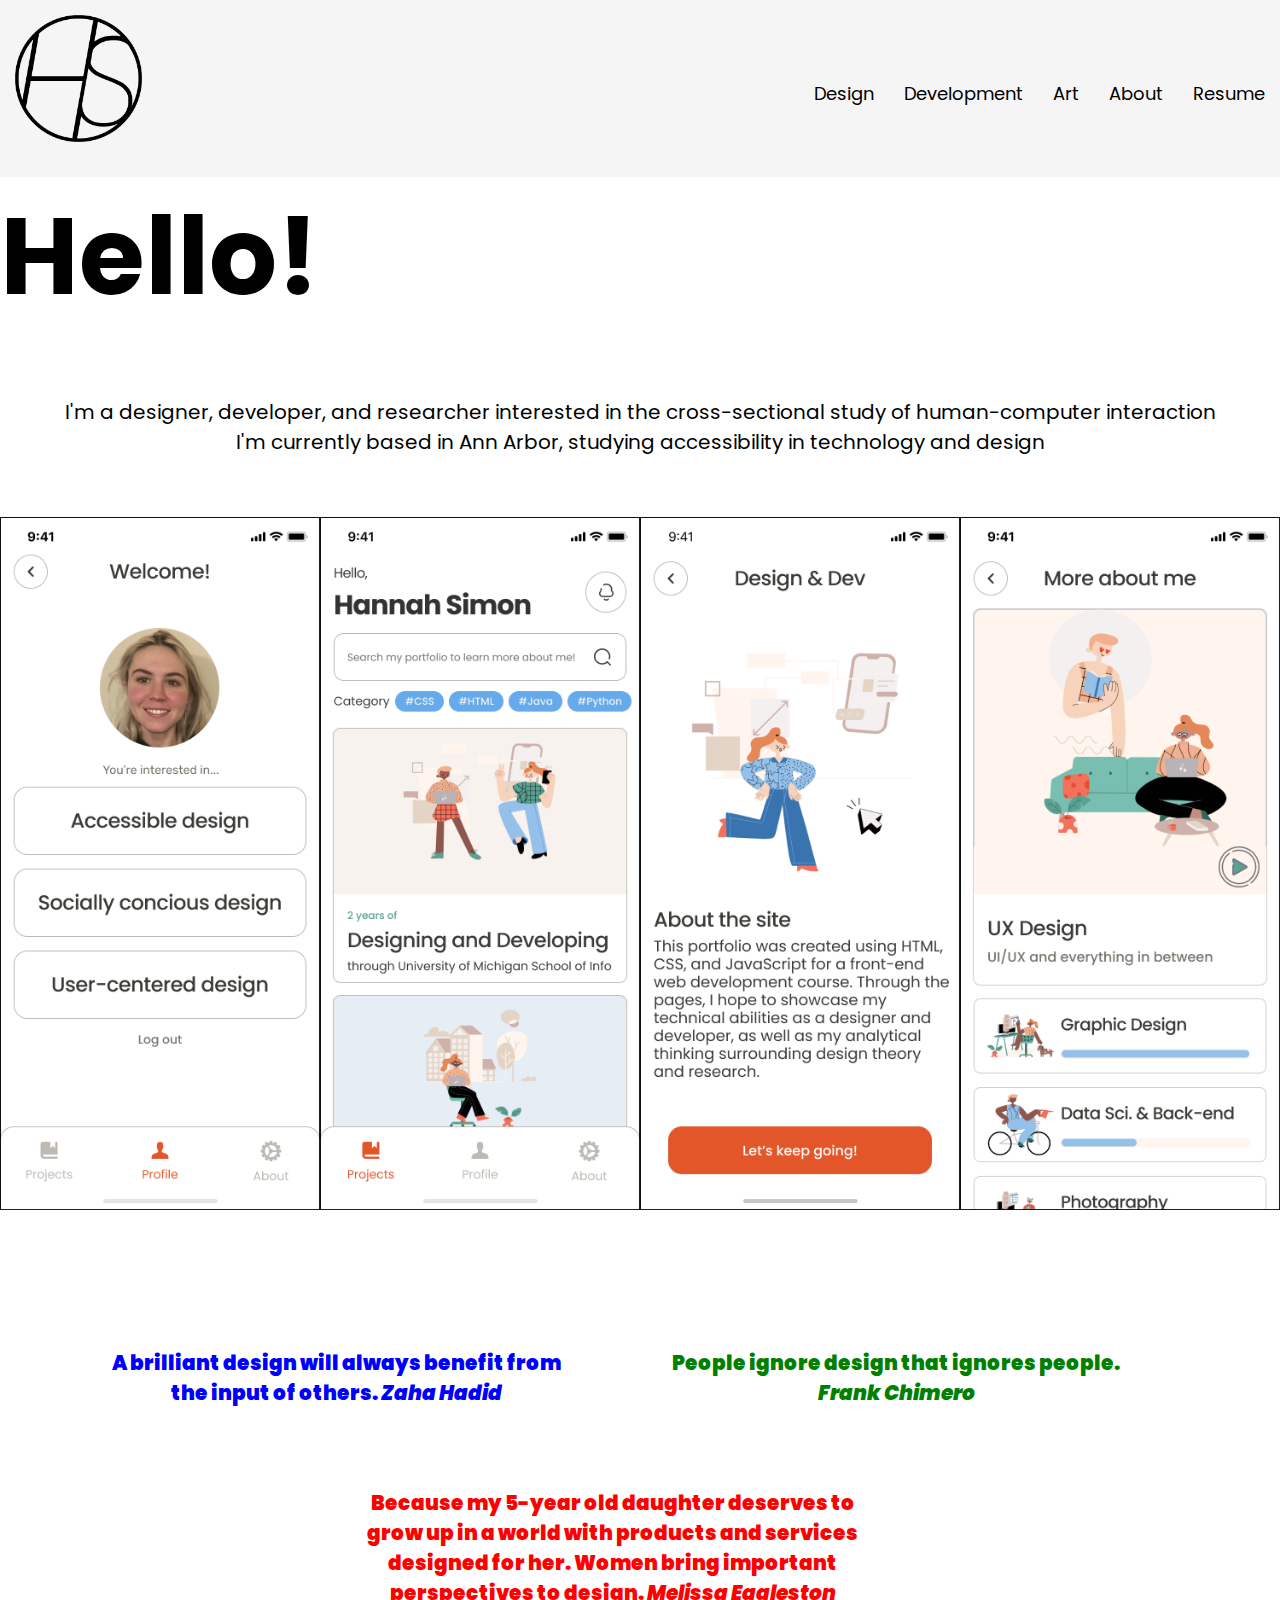
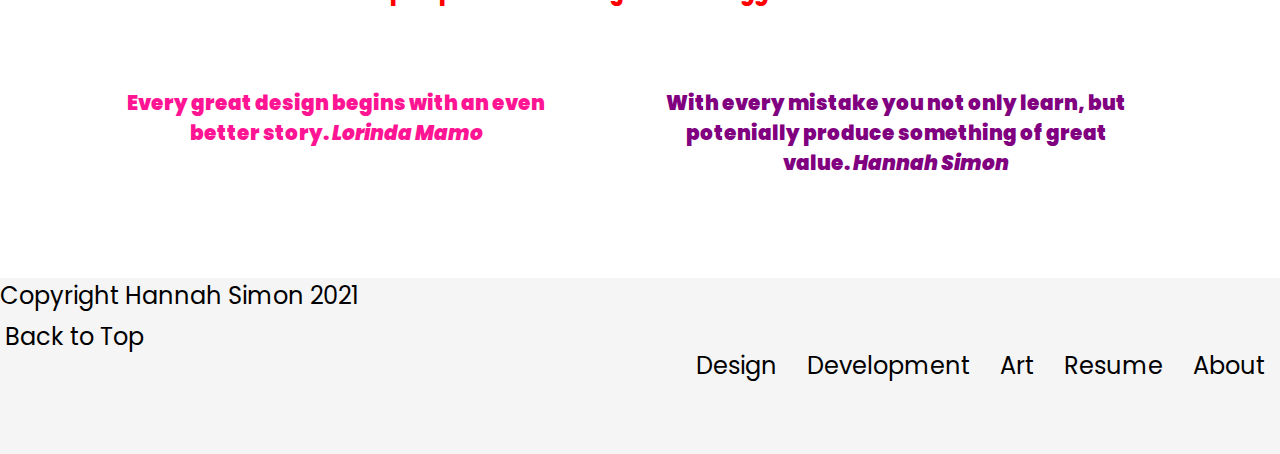
<file: index.html>
<!DOCTYPE html>
<html lang="en">
  <head>
    <meta charset="utf-8">
    <meta name="viewport" content="width=device-width, initial-scale=1.0">
    <link rel="stylesheet" href="css/html5resetport.css">
    <link rel="stylesheet" href="css/style.css">
    <link rel="shortcut icon" type="image/ico" href="images/faviconhs.png" />
    <link rel="shortcut icon" type="image/ico" href="images/hslogo1.png" />
    <link rel="image" type="image/ico" href="images/portfolio1.png" />
    <link rel="image" type="image/ico" href="images/portfolio2.png" />
    <link rel="image" type="image/ico" href="images/portfolio3.png" />
    <link rel="image" type="image/ico" href="images/portfolio4.png" />
    <link rel="preconnect" href="https://fonts.gstatic.com">
    <link href="https://fonts.googleapis.com/css2?family=Poppins:wght@200;300&display=swap" rel="stylesheet"> 
    <title>Home</title>
    <!-- Global site tag (gtag.js) - Google Analytics -->
<script async src="https://www.googletagmanager.com/gtag/js?id=G-DZD3K3QYRE"></script>
<script>
  window.dataLayer = window.dataLayer || [];
  function gtag(){dataLayer.push(arguments);}
  gtag('js', new Date());

  gtag('config', 'G-DZD3K3QYRE');
</script>
  </head>

  <body>
      <div id="skip"> <a class="skip" href="#main">skip to main content</a> </div>

      <div id='header_nav'>
        <nav>
          <ul>
            <li><a href="index.html"><img src="images/hslogo1.png" class="logo"alt="logo"></a></li>
            <li><a class="nav_link_items" href="resume.html">Resume</a></li>
            <li><a class="nav_link_items" href="about.html">About</a></li>
            <li><a class="nav_link_items" href="art.html">Art</a></li>
            <li><a class="nav_link_items" href="development.html">Development</a></li>
            <li><a class="nav_link_items" href="design.html">Design</a></li>
          </ul>
        </nav>
      </div>

      <main id="main">
      <header>
        <h1>Hello!</h1>
      </header>
    
      <div class="info">
        <p>I'm a designer, developer, and researcher interested in the cross-sectional study of human-computer interaction</p>
        <p2>I'm currently based in Ann Arbor, studying accessibility in technology and design</p2>
      </div>

      <div class="portfolio_container">
        <div><img class="portfolio" src="images/portfolio1.png" alt="portfolio1"/></div>
        <div><img class="portfolio" src="images/portfolio2.png" alt="portfolio2"/></div>
        <div><img class="portfolio" src="images/portfolio3.png" alt="portfolio3"/></div>  
        <div><img class="portfolio" src="images/portfolio4.png" alt="portfolio4"/></div> 
      </div>

      <img class="portfoliomobile" src="images/portfolio1.png" alt="portfolio1"/>

      <div class="quotes_grid">
        <div class="grid-item1"><p> A brilliant design will always benefit from the input of others. <span> Zaha Hadid</span></p></div>
        <div class="grid-item2"><p> People ignore design that ignores people. <span> Frank Chimero</span></p></div>
        <div class="grid-item3"><p> Because my 5-year old daughter deserves to grow up in a world with products and services designed for her. Women bring important perspectives to design. <span> Melissa Eggleston</span></p></div>
        <div class="grid-item4"><p> Every great design begins with an even better story. <span> Lorinda Mamo</span></p></div>
        <div class="grid-item5"><p> With every mistake you not only learn, but potenially produce something of great value. <span> Hannah Simon</span></p></div>
      </div>

    </main>
    <footer>
      <div id='footer_nav'>
        <nav id='myfooternav'>
          <ul>
            <li><a class="nav_link_items" href="about.html">About</a></li>
            <li><a class="nav_link_items" href="resume.html">Resume</a></li>
            <li><a class="nav_link_items" href="art.html">Art</a></li>
            <li><a class="nav_link_items" href="development.html">Development</a></li>
            <li><a class="nav_link_items" href="design.html">Design</a></li>
            <li><p class="end"> Copyright Hannah Simon 2021</p></li>
            <li><a href="#top" class="up">Back to Top</a></li>
          </ul>
        </nav>
      </div>
      
    </footer>
  </body>

      

  </html>
</file>
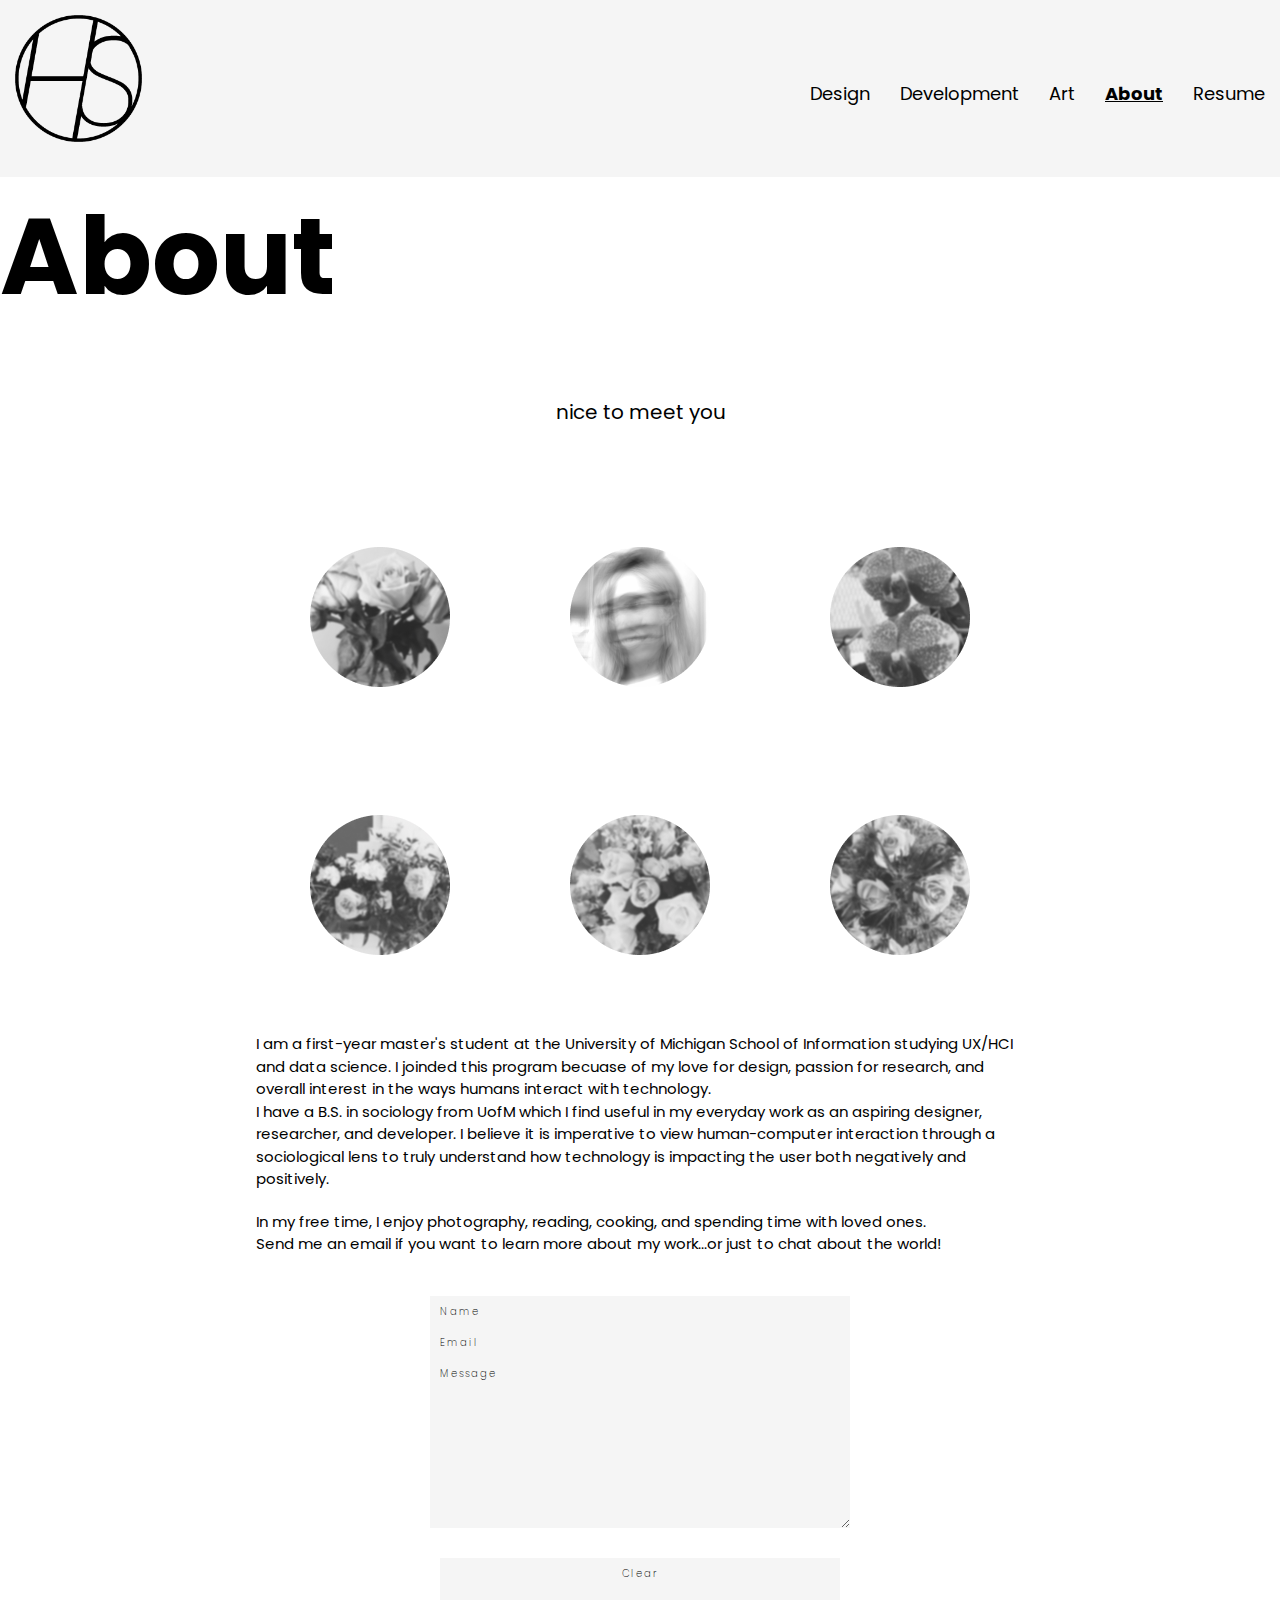
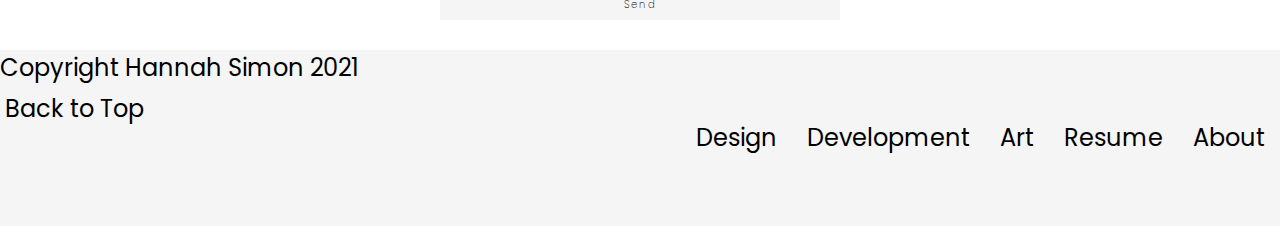
<file: about.html>
<!DOCTYPE html>
<html lang="en">
  <head>
    <meta charset="utf-8">
    <meta name="viewport" content="width=device-width, initial-scale=1.0">
    <link rel="stylesheet" href="css/html5resetport.css">
    <link rel="stylesheet" href="css/style.css">
    <link rel="shortcut icon" type="image/ico" href="images/faviconhs.png" />
    <link rel="shortcut icon" type="image/ico" href="images/hslogo1.png" />
    <link rel="image" type="image/ico" href="images/flower1.png" />
    <link rel="image" type="image/ico" href="images/flower2.png" />
    <link rel="image" type="image/ico" href="images/flower3.png" />
    <link rel="image" type="image/ico" href="images/flower4.png" />
    <link rel="image" type="image/ico" href="images/flower5.png" />
    <link rel="image" type="image/ico" href="images/flower6.png" />
    <link rel="image" type="image/ico" href="images/messme.png" />
    <link rel="preconnect" href="https://fonts.gstatic.com">
    <link href="https://fonts.googleapis.com/css2?family=Poppins:wght@200;300&display=swap" rel="stylesheet"> 
    <title>About</title>
    <!-- Global site tag (gtag.js) - Google Analytics -->
<script async src="https://www.googletagmanager.com/gtag/js?id=G-DZD3K3QYRE"></script>
<script>
  window.dataLayer = window.dataLayer || [];
  function gtag(){dataLayer.push(arguments);}
  gtag('js', new Date());

  gtag('config', 'G-DZD3K3QYRE');
</script>
  </head>

  <body>
      <div id="skip"> <a class="skip" href="#main">skip to main content</a> </div>

      <div id='header_nav'>
        <nav>
          <ul>
            <li><a href="index.html"><img src="images/hslogo1.png" class="logo"alt="logo"></a></li>
            <li><a class="nav_link_items" href="resume.html">Resume</a></li>
            <li><a class="nav_link_items" href="about.html"><span>About</span></a></li>
            <li><a class="nav_link_items" href="art.html">Art</a></li>
            <li><a class="nav_link_items" href="development.html">Development</a></li>
            <li><a class="nav_link_items" href="design.html">Design</a></li>
          </ul>
        </nav>
      </div>

      <main id="main">
      <header>
        <h1>About</h1>
      </header>

      <div class="info">
        <p>nice to meet you</p>
      </div>

      <div class="flowergrid">
        <div class="gridflower1"><img src="images/flower1.png" class="flowergallery" alt="photo"></div>
        <div class="gridflower2"><img src="images/flower2.png" class="flowergallery" alt="photo"></div>
        <div class="gridflower3"><img src="images/flower3.png" class="flowergallery" alt="photo"></div>
        <div class="gridflower4"><img src="images/flower4.png" class="flowergallery" alt="photo"></div>
        <div class="gridflower5"><img src="images/flower5.png" class="flowergallery" alt="photo"></div>
        <div class="gridflower6"><img src="images/flowerme.png" class="flowergallery" alt="photo"></div>
      </div>

      <img class="messyme" src="images/messyme.png" alt="me"/>


      
      <div class="me_para1">
        <p>I am a first-year master's student at the University of Michigan School of Information studying UX/HCI and data science. I joinded this program becuase of my love for design, passion for research, and overall interest in the ways humans interact with technology.</p>
        <p>I have a B.S. in sociology from UofM which I find useful in my everyday work as an aspiring designer, researcher, and developer. I believe it is imperative to view human-computer interaction through a sociological lens to truly understand how technology is impacting the user both negatively and positively.</p>
      </div>

      <div class="me_para2">
        <p>In my free time, I enjoy photography, reading, cooking, and spending time with loved ones.</p>
        <p>Send me an email if you want to learn more about my work...or just to chat about the world!</p>
      </div>

      <form id="contactForm" onsubmit="return validate()" accept-charset="utf-8" action="https://formspree.io/f/xyylzvzw" method="post">
        <input class="formInput" type="text" id="name" name="name" autocorrect="off" placeholder="Name" required="">
        <input class="formInput" type="email" name="email" id="email" autocapitalize="off" autocorrect="off" placeholder="Email" required="">
        <textarea class="formInput" name="message" id="message" placeholder="Message" required=""></textarea><br>
          <input class="submitForm" type="reset" value="Clear" name="reset"/>
          <input class="submitForm2" type="submit" value="Send" name="submit"/>
      </form>

    </main>
    <footer>
      <div id='footer_nav'>
        <nav id='myfooternav'>
          <ul>
            <li><a class="nav_link_items" href="about.html">About</a></li>
            <li><a class="nav_link_items" href="resume.html">Resume</a></li>
            <li><a class="nav_link_items" href="art.html">Art</a></li>
            <li><a class="nav_link_items" href="development.html">Development</a></li>
            <li><a class="nav_link_items" href="design.html">Design</a></li>
            <li><p class="end"> Copyright Hannah Simon 2021</p></li>
            <li><a href="#top" class="up">Back to Top</a></li>
          </ul>
        </nav>
      </div>
      
    </footer>
</body>
</html>
</file>
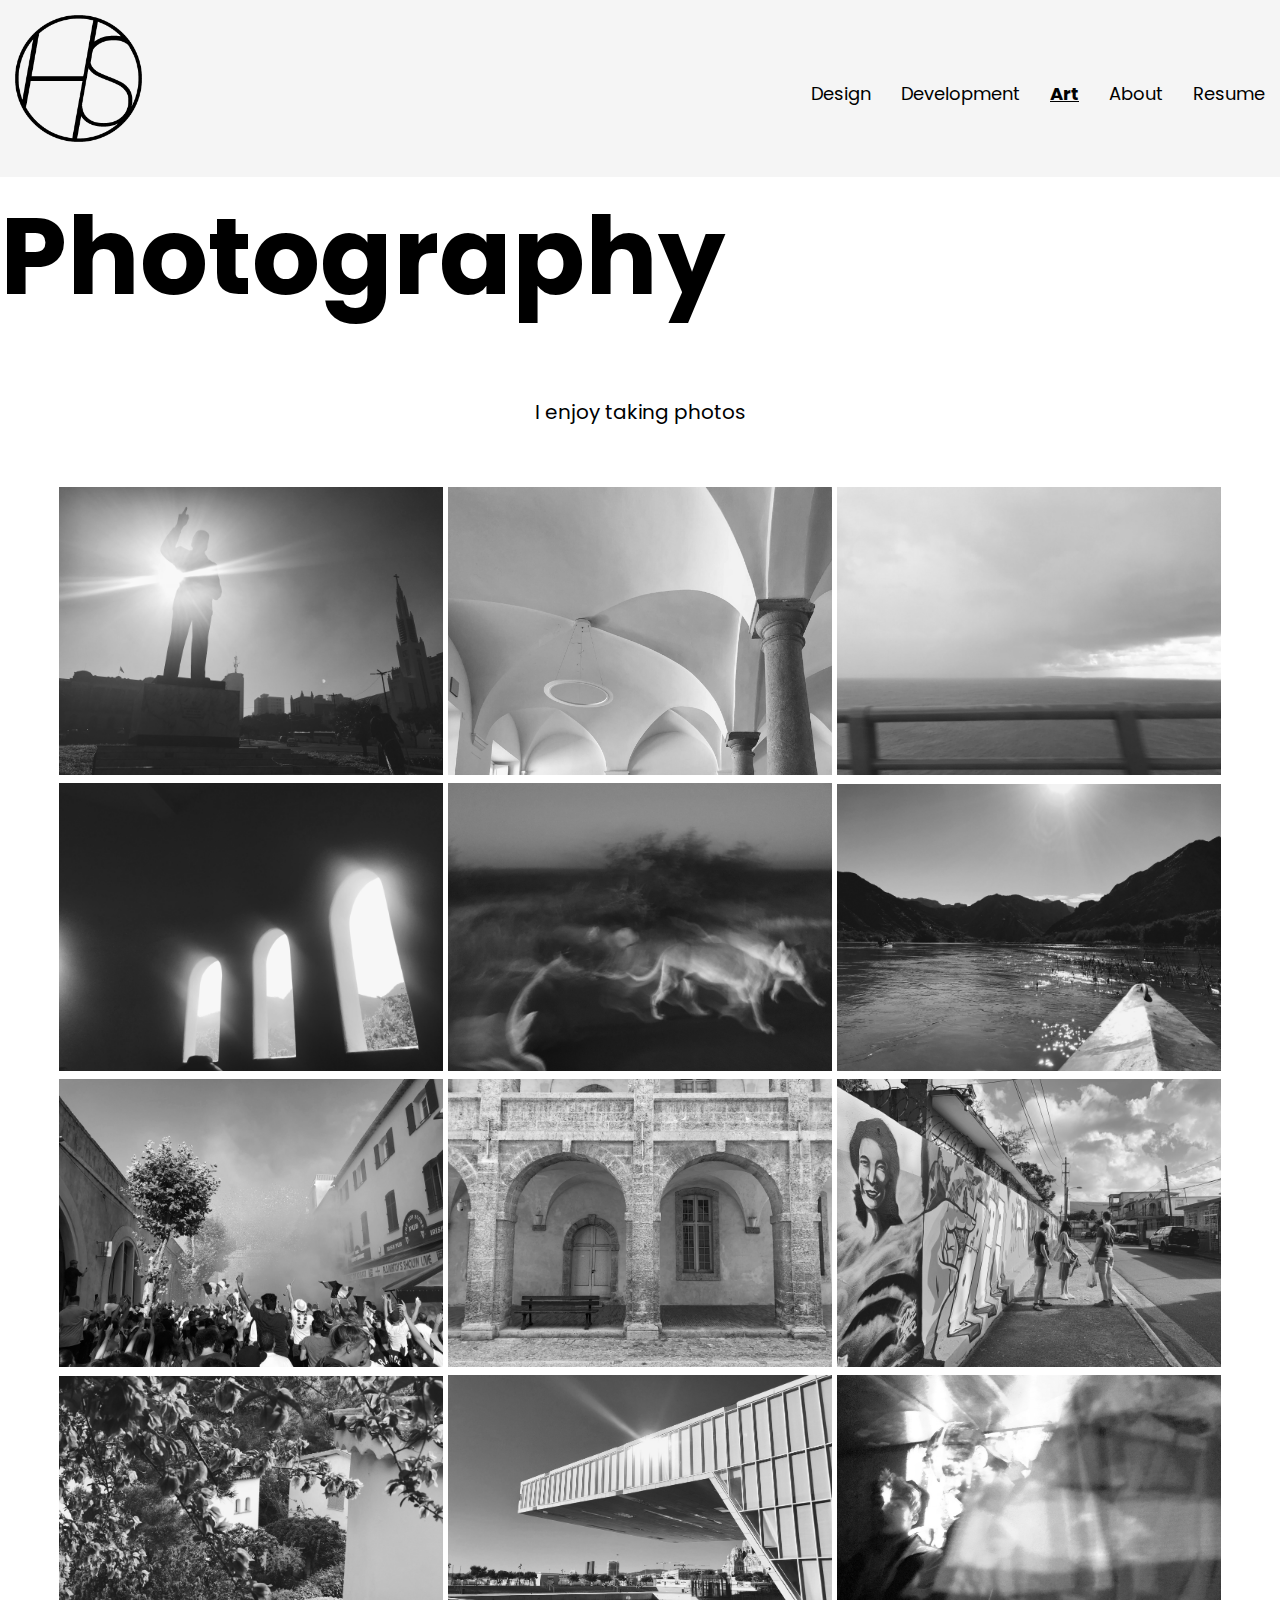
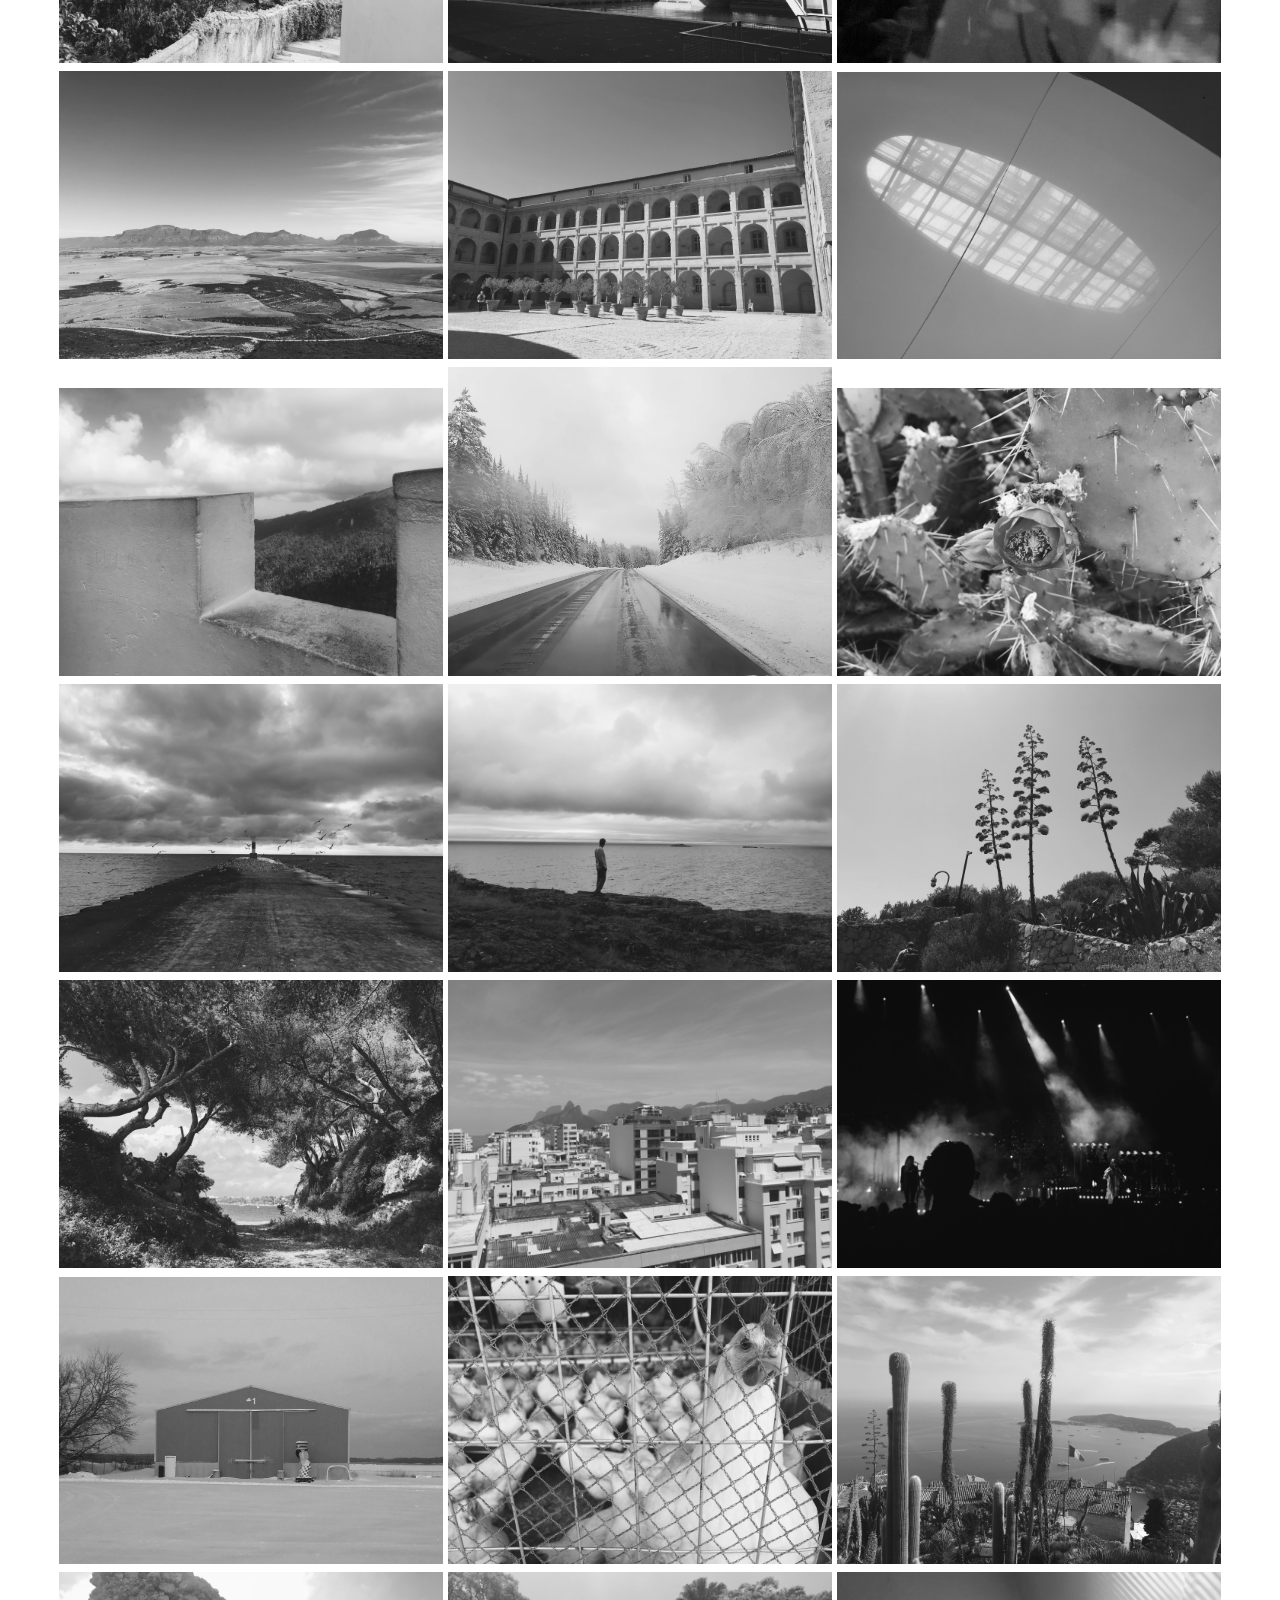
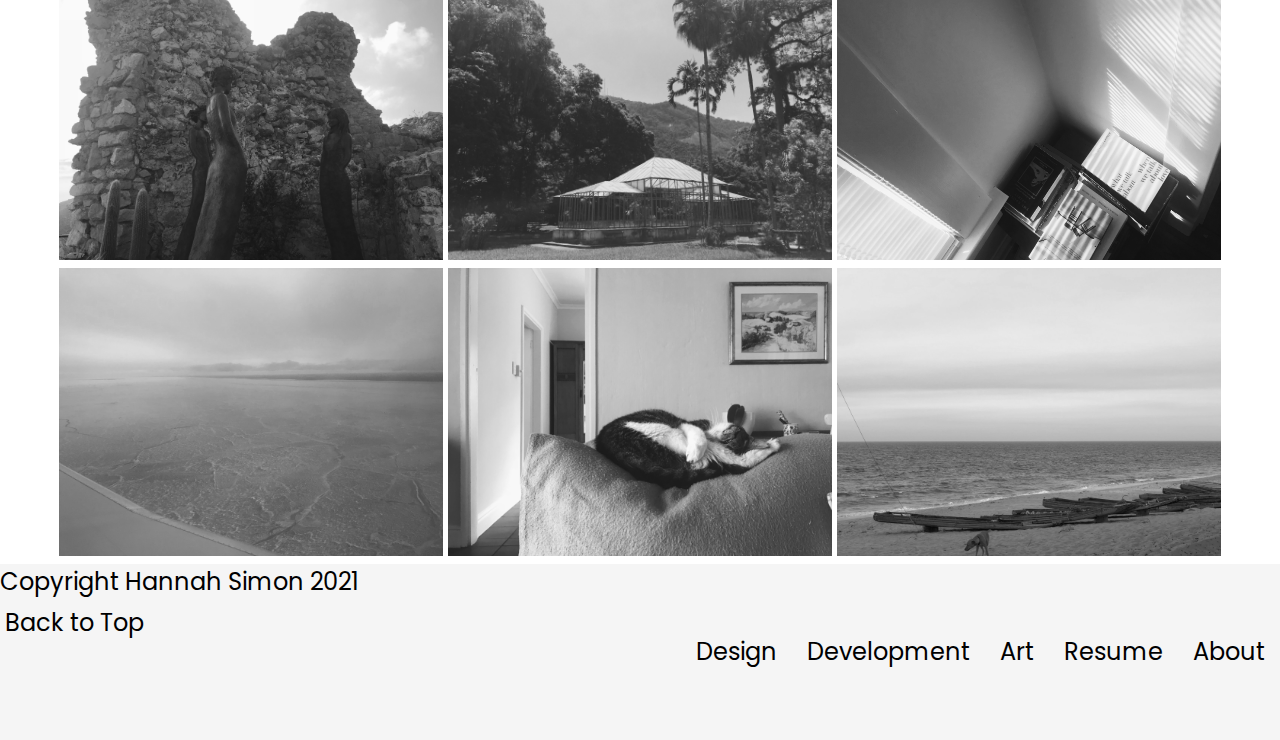
<file: art.html>
<!DOCTYPE html>
<html lang="en">
  <head>
    <meta charset="utf-8">
    <meta name="viewport" content="width=device-width, initial-scale=1.0">
    <link rel="stylesheet" href="css/html5resetport.css">
    <link rel="stylesheet" href="css/style.css">
    <link rel="shortcut icon" type="image/ico" href="images/faviconhs.png" />
    <link rel="shortcut icon" type="image/ico" href="images/hslogo1.png" />
    <link rel="image" type="image/ico" href="images/photography/ph1.JPG" />
    <link rel="image" type="image/ico" href="images/photography/ph2.JPG" />
    <link rel="image" type="image/ico" href="images/photography/ph3.JPG" />
    <link rel="image" type="image/ico" href="images/photography/ph4.JPG" />
    <link rel="image" type="image/ico" href="images/photography/ph5.JPG" />
    <link rel="image" type="image/ico" href="images/photography/ph6.JPG" />
    <link rel="image" type="image/ico" href="images/photography/ph7.JPG" />
    <link rel="image" type="image/ico" href="images/photography/ph8.JPG" />
    <link rel="image" type="image/ico" href="images/photography/ph9.JPG" />
    <link rel="image" type="image/ico" href="images/photography/ph10.JPG" />
    <link rel="image" type="image/ico" href="images/photography/ph11.JPG" />
    <link rel="image" type="image/ico" href="images/photography/ph12.JPG" />
    <link rel="image" type="image/ico" href="images/photography/ph13.JPG" />
    <link rel="image" type="image/ico" href="images/photography/ph14.JPG" />
    <link rel="image" type="image/ico" href="images/photography/ph15.JPG" />
    <link rel="image" type="image/ico" href="images/photography/ph16.JPG" />
    <link rel="image" type="image/ico" href="images/photography/ph17.JPG" />
    <link rel="image" type="image/ico" href="images/photography/ph18.JPG" />
    <link rel="image" type="image/ico" href="images/photography/ph19.JPG" />
    <link rel="image" type="image/ico" href="images/photography/ph20.JPG" />
    <link rel="image" type="image/ico" href="images/photography/ph21.JPG" />
    <link rel="image" type="image/ico" href="images/photography/ph22.JPG" />
    <link rel="image" type="image/ico" href="images/photography/ph23.JPG" />
    <link rel="image" type="image/ico" href="images/photography/ph24.JPG" />
    <link rel="image" type="image/ico" href="images/photography/ph25.JPG" />
    <link rel="image" type="image/ico" href="images/photography/ph26.JPG" />
    <link rel="image" type="image/ico" href="images/photography/ph27.JPG" />
    <link rel="image" type="image/ico" href="images/photography/ph28.JPG" />
    <link rel="image" type="image/ico" href="images/photography/ph29.JPG" />
    <link rel="image" type="image/ico" href="images/photography/ph30.JPG" />
    <link rel="image" type="image/ico" href="images/photography/ph31.JPG" />
    <link rel="image" type="image/ico" href="images/photography/ph32.JPG" />
    <link rel="image" type="image/ico" href="images/photography/ph33.JPG" />
    <link rel="preconnect" href="https://fonts.gstatic.com">
    <link href="https://fonts.googleapis.com/css2?family=Poppins:wght@200;300&display=swap" rel="stylesheet"> 
    <title>Art</title>
    <!-- Global site tag (gtag.js) - Google Analytics -->
<script async src="https://www.googletagmanager.com/gtag/js?id=G-DZD3K3QYRE"></script>
<script>
  window.dataLayer = window.dataLayer || [];
  function gtag(){dataLayer.push(arguments);}
  gtag('js', new Date());

  gtag('config', 'G-DZD3K3QYRE');
</script>
  </head>

  <body>
      <div id="skip"> <a class="skip" href="#main">skip to main content</a> </div>

      <div id='header_nav'>
        <nav>
          <ul>
            <li><a href="index.html"><img src="images/hslogo1.png" class="logo"alt="logo"></a></li>
            <li><a class="nav_link_items" href="resume.html">Resume</a></li>
            <li><a class="nav_link_items" href="about.html">About</a></li>
            <li><a class="nav_link_items" href="art.html"><span>Art</span></a></li>
            <li><a class="nav_link_items" href="development.html">Development</a></li>
            <li><a class="nav_link_items" href="design.html">Design</a></li>
          </ul>
        </nav>
      </div>

      <main id="main">
      <header>
        <h1>Photography</h1>
      </header>
    
      <div class="info">
        <p>I enjoy taking photos</p>
      </div>

      <div class="photogallery">
        <div class="photogalimages">
      <img class="photo" src="images/photography/ph1.JPG" alt="photo"/>
      <img class="photo" src="images/photography/ph2.JPG" alt="photo"/>
      <img class="photo" src="images/photography/ph3.JPG" alt="photo"/>
      <img class="photo" src="images/photography/ph4.JPG" alt="photo"/>
      <img class="photo" src="images/photography/ph5.JPG" alt="photo"/>
      <img class="photo" src="images/photography/ph6.JPG" alt="photo"/>
      <img class="photo" src="images/photography/ph7.JPG" alt="photo"/>
      <img class="photo" src="images/photography/ph8.JPG" alt="photo"/>
      <img class="photo" src="images/photography/ph9.JPG" alt="photo"/>
      <img class="photo" src="images/photography/ph10.JPG" alt="photo"/>
      <img class="photo" src="images/photography/ph11.JPG" alt="photo"/>
      <img class="photo" src="images/photography/ph12.JPG" alt="photo"/>
      <img class="photo" src="images/photography/ph13.JPG" alt="photo"/>
      <img class="photo" src="images/photography/ph14.JPG" alt="photo"/>
      <img class="photo" src="images/photography/ph15.JPG" alt="photo"/>
      <img class="photo" src="images/photography/ph16.JPG" alt="photo"/>
      <img class="photo" src="images/photography/ph17.JPG" alt="photo"/>
      <img class="photo" src="images/photography/ph18.JPG" alt="photo"/>
      <img class="photo" src="images/photography/ph19.JPG" alt="photo"/>
      <img class="photo" src="images/photography/ph20.JPG" alt="photo"/>
      <img class="photo" src="images/photography/ph21.JPG" alt="photo"/>
      <img class="photo" src="images/photography/ph22.JPG" alt="photo"/>
      <img class="photo" src="images/photography/ph23.JPG" alt="photo"/>
      <img class="photo" src="images/photography/ph24.JPG" alt="photo"/>
      <img class="photo" src="images/photography/ph25.JPG" alt="photo"/>
      <img class="photo" src="images/photography/ph26.JPG" alt="photo"/>
      <img class="photo" src="images/photography/ph27.JPG" alt="photo"/>
      <img class="photo" src="images/photography/ph28.JPG" alt="photo"/>
      <img class="photo" src="images/photography/ph29.JPG" alt="photo"/>
      <img class="photo" src="images/photography/ph30.JPG" alt="photo"/>
      <img class="photo" src="images/photography/ph31.JPG" alt="photo"/>
      <img class="photo" src="images/photography/ph32.JPG" alt="photo"/>
      <img class="photo" src="images/photography/ph33.JPG" alt="photo"/>
    </div>
    </div>

    </main>
    <footer>
      <div id='footer_nav'>
        <nav id='myfooternav'>
          <ul>
            <li><a class="nav_link_items" href="about.html">About</a></li>
            <li><a class="nav_link_items" href="resume.html">Resume</a></li>
            <li><a class="nav_link_items" href="art.html">Art</a></li>
            <li><a class="nav_link_items" href="development.html">Development</a></li>
            <li><a class="nav_link_items" href="design.html">Design</a></li>
            <li><p class="end"> Copyright Hannah Simon 2021</p></li>
            <li><a href="#top" class="up">Back to Top</a></li>
          </ul>
        </nav>
      </div>
      
    </footer>
</body>
</html>
</file>
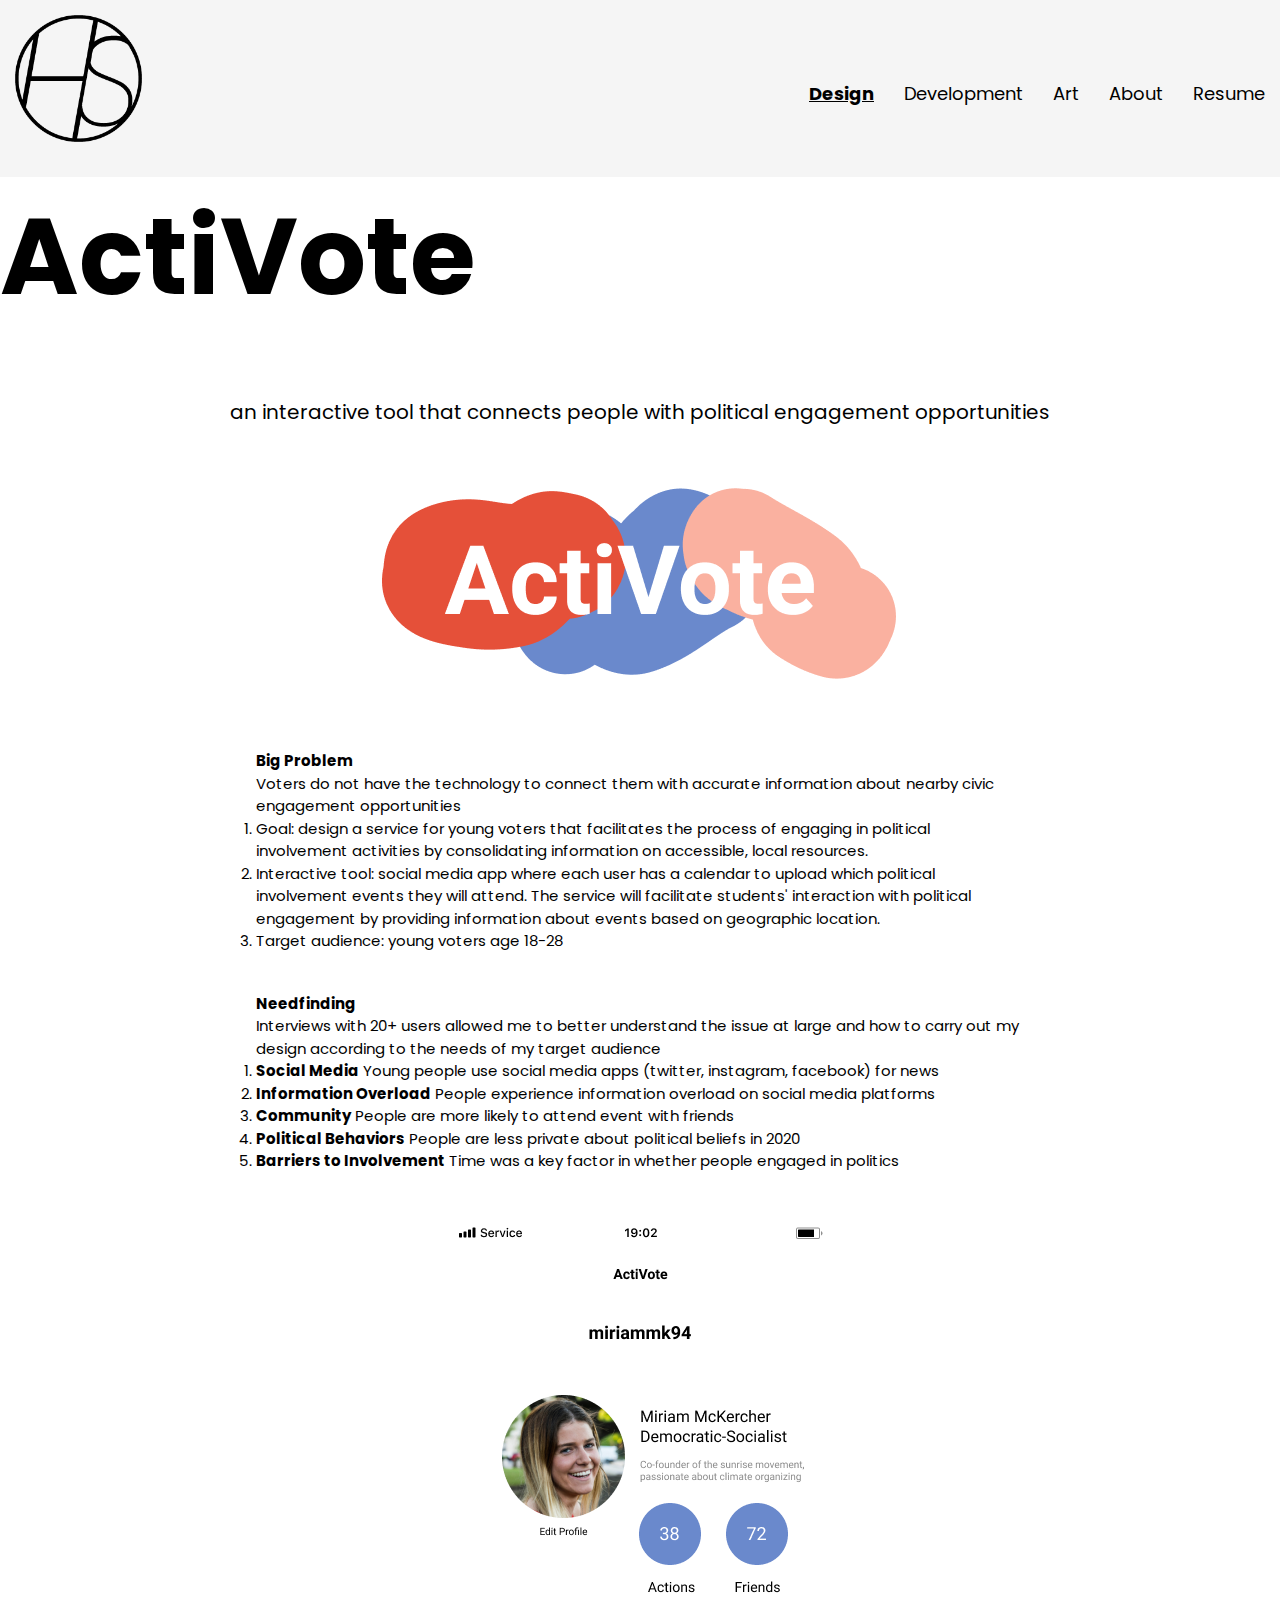
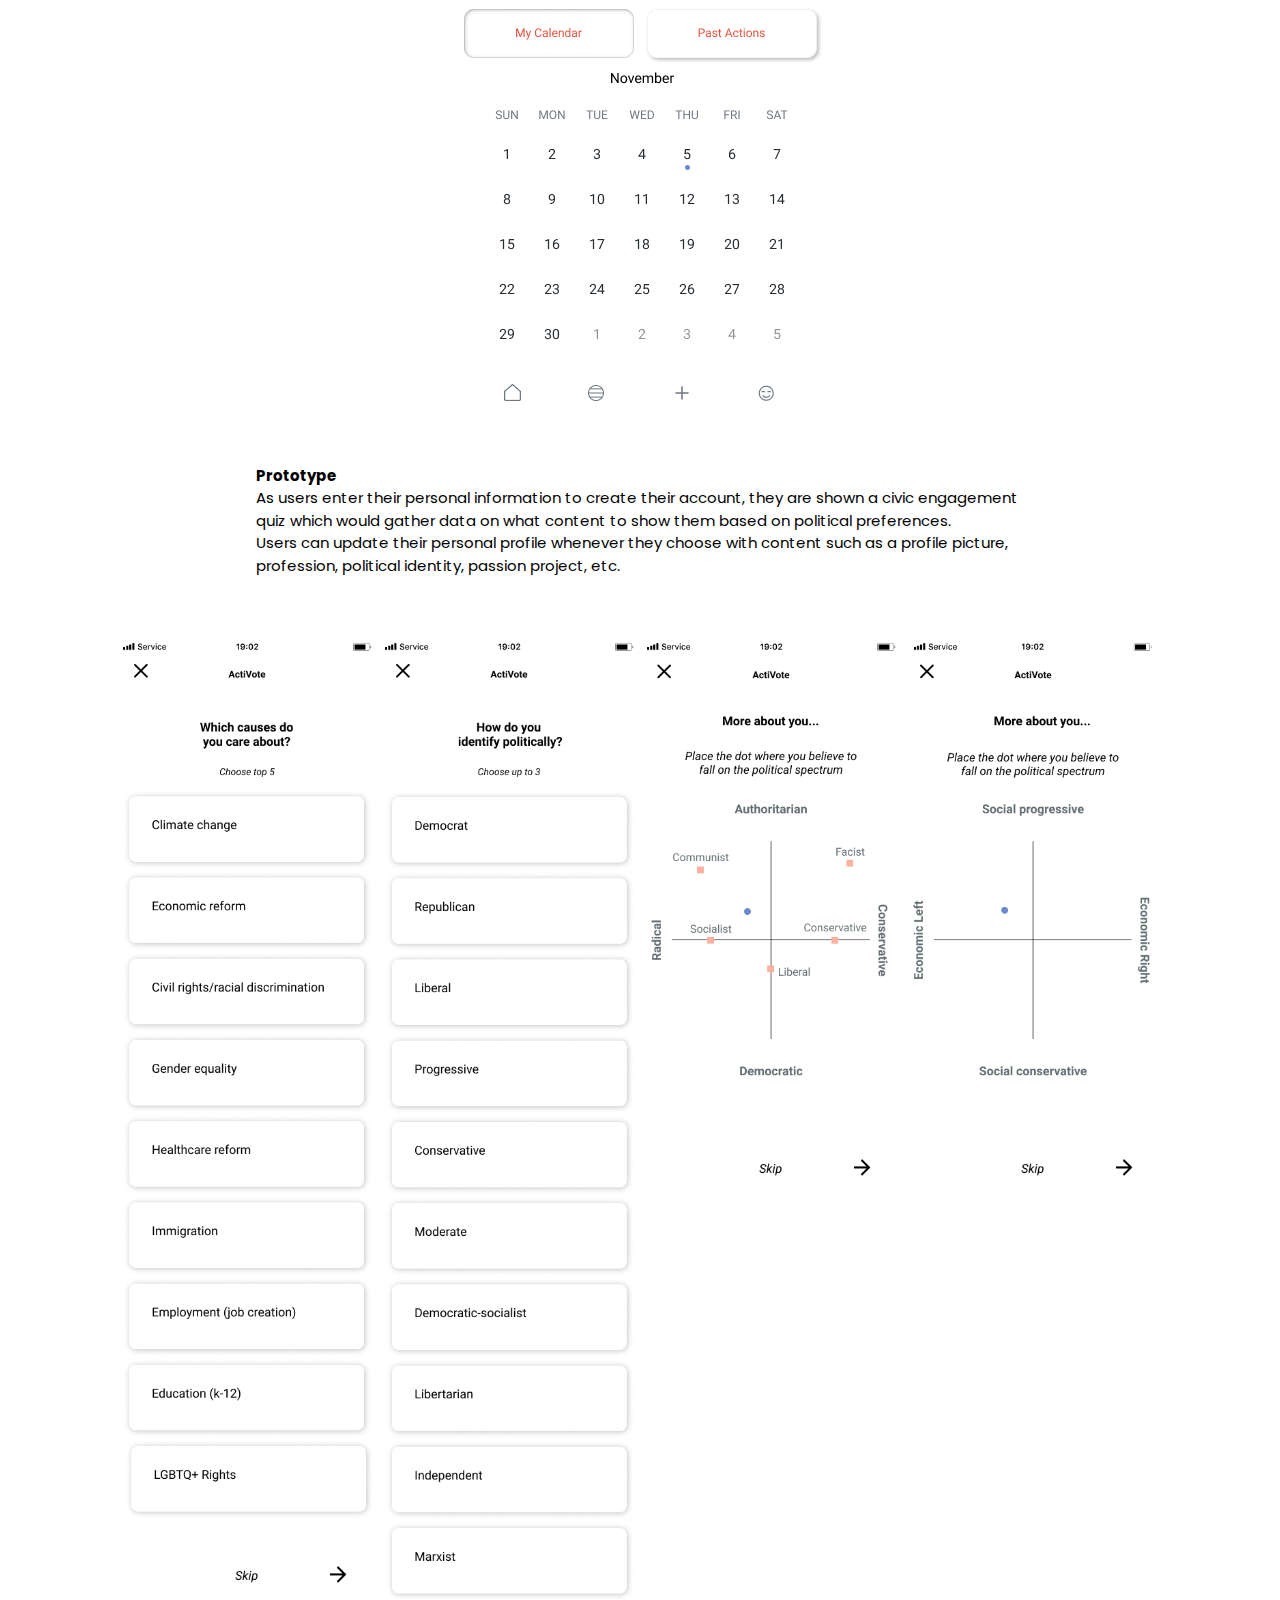
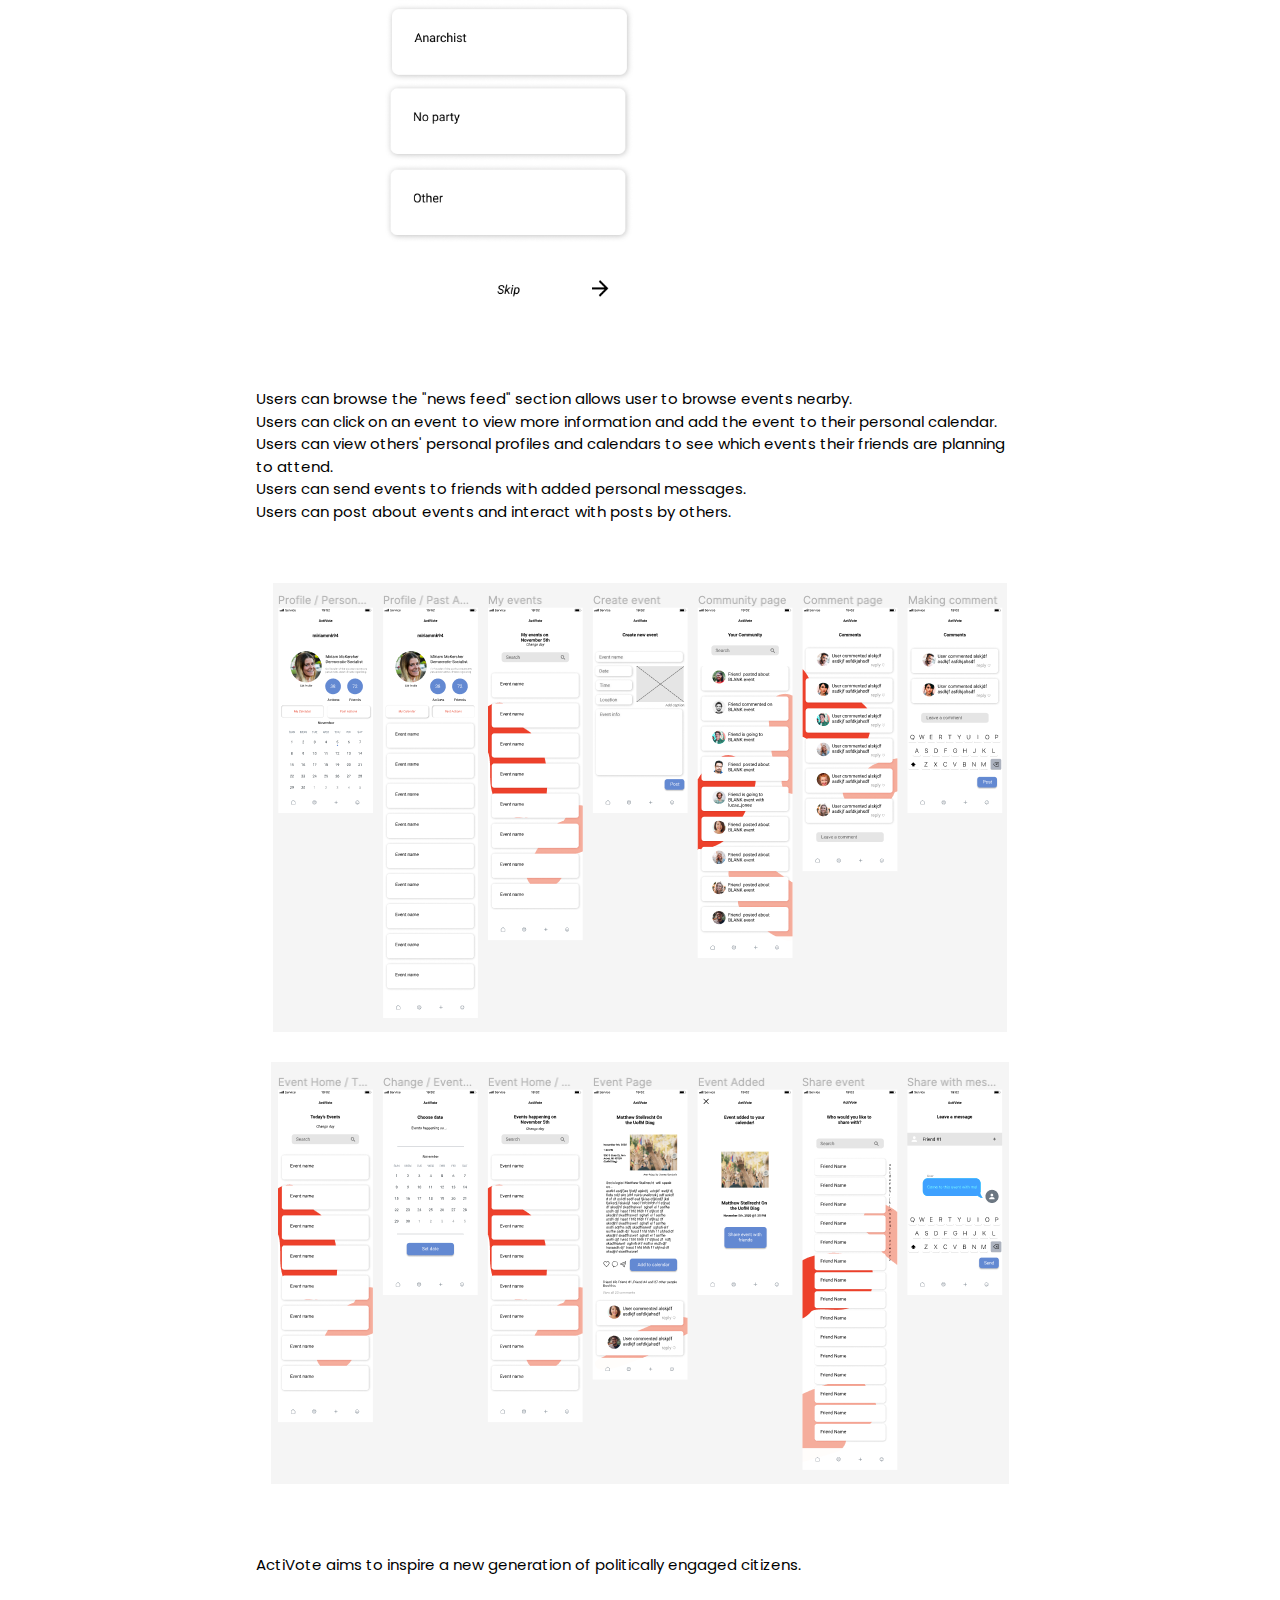
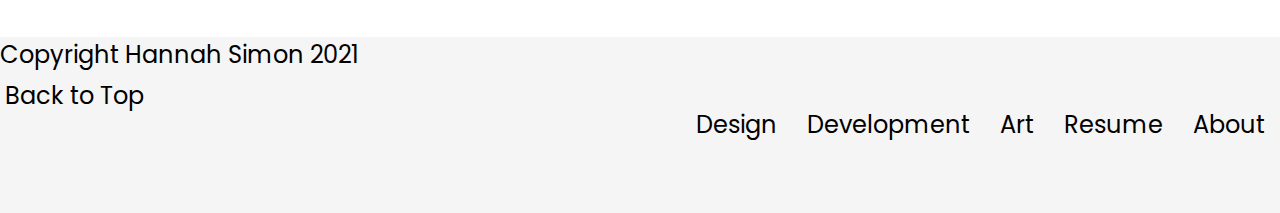
<file: design.html>
<!DOCTYPE html>
<html lang="en">
  <head>
    <meta charset="utf-8">
    <meta name="viewport" content="width=device-width, initial-scale=1.0">
    <link rel="stylesheet" href="css/html5resetport.css">
    <link rel="stylesheet" href="css/style.css">
    <link rel="shortcut icon" type="image/ico" href="images/faviconhs.png" />
    <link rel="shortcut icon" type="image/ico" href="images/hslogo1.png" />
    <link rel="image" type="image/ico" href="images/activoteproto1.png" />
    <link rel="image" type="image/ico" href="images/activoteproto2.png" />
    <link rel="image" type="image/ico" href="images/avpersonalpage.png" />
    <link rel="image" type="image/ico" href="images/avuserquiz1.png" />
    <link rel="image" type="image/ico" href="images/avuserquiz2.png" />
    <link rel="image" type="image/ico" href="images/avuserquiz3.png" />
    <link rel="image" type="image/ico" href="images/avuserquiz4.png" />
    <link rel="image" type="image/ico" href="images/avfrontimage.jpg" />
    <link rel="image" type="image/ico" href="images/avlogo.png" />
    <link rel="preconnect" href="https://fonts.gstatic.com">
    <link href="https://fonts.googleapis.com/css2?family=Poppins:wght@200;300&display=swap" rel="stylesheet"> 
    <title>Design</title>
    <!-- Global site tag (gtag.js) - Google Analytics -->
<script async src="https://www.googletagmanager.com/gtag/js?id=G-DZD3K3QYRE"></script>
<script>
  window.dataLayer = window.dataLayer || [];
  function gtag(){dataLayer.push(arguments);}
  gtag('js', new Date());

  gtag('config', 'G-DZD3K3QYRE');
</script>
  </head>

  <body>
      <div id="skip"> <a class="skip" href="#main">skip to main content</a> </div>

      <div id='header_nav'>
        <nav id='mynav'>
          <ul>
            <li><a href="index.html"><img src="images/hslogo1.png" class="logo"alt="logo"></a></li>
            <li><a class="nav_link_items" href="resume.html">Resume</a></li>
            <li><a class="nav_link_items" href="about.html">About</a></li>
            <li><a class="nav_link_items" href="art.html">Art</a></li>
            <li><a class="nav_link_items" href="development.html">Development</a></li>
            <li><a class="nav_link_items" href="design.html"><span>Design</span></a></li>
          </ul>
        </nav>
      </div>
      <main id="main">
        <header>
          <h1>ActiVote</h1>
        </header>

        <div class="parallax2">

        <div class="info">
          <p>an interactive tool that connects people with political engagement opportunities</p>
        </div>

        <div class="avlogo">
          <img class=avlogo src="images/avlogo.png" alt="avlogo"/>
        </div>

      
        <div class="activote">
          <h2>Big Problem</h2>
          <p>Voters do not have the technology to connect them with accurate information about nearby civic engagement opportunities</p>
          <ol>
            <li><p> Goal: design a service for young voters that facilitates the process of engaging in political involvement activities by consolidating information on accessible, local resources.</p></li>
            <li><p>Interactive tool: social media app where each user has a calendar to upload which political involvement events they will attend. The service will facilitate students' interaction with political engagement by providing information about events based on geographic location.</p></li>
            <li><p>Target audience: young voters age 18-28</p></li>
          </ol>
        </div>

        <div class="activote">
          <h3>Needfinding</h3>
          <p>Interviews with 20+ users allowed me to better understand the issue at large and how to carry out my design according to the needs of my target audience </p>
          <ol>
            <li><p><span>Social Media</span> Young people use social media apps (twitter, instagram, facebook) for news </p></li>
            <li><p><span>Information Overload</span> People experience information overload on social media platforms</p></li>
            <li><p><span>Community</span> People are more likely to attend event with friends</p></li>
            <li><p><span>Political Behaviors</span> People are less private about political beliefs in 2020</p></li>
            <li><p><span>Barriers to Involvement</span> Time was a key factor in whether people engaged in politics</p></li>
          </ol>
        </div>

        <div class="avpersonalpage">
          <img class=avpersonalpage src="images/avpersonalpage.png" alt="activoteproto1"/>
        </div>

        <div class="activote_proto">
          <h2>Prototype</h2>
          <p>As users enter their personal information to create their account, they are shown a civic engagement quiz which would gather data on what content to show them based on political preferences.</p>
          <p>Users can update their personal profile whenever they choose with content such as a profile picture, profession, political identity, passion project, etc.</p>        </div>
     
        <div class="avuserquizzes">
          <img class=avuserquiz src="images/avuserquiz1.png" alt="userquiz"/>
          <img class=avuserquiz src="images/avuserquiz2.png" alt="userquiz"/>
          <img class=avuserquiz src="images/avuserquiz3.png" alt="userquiz"/>
          <img class=avuserquiz src="images/avuserquiz4.png" alt="userquiz"/>
        </div>

        <div class="activote_proto">
          <p>Users can browse the "news feed" section allows user to browse events nearby.</p>
          <p>Users can click on an event to view more information and add the event to their personal calendar. </p>
          <p>Users can view others' personal profiles and calendars to see which events their friends are planning to attend.</p>
          <p>Users can send events to friends with added personal messages.</p>
          <p>Users can post about events and interact with posts by others.</p>
        </div>


        <div class="port_pics">
          <img class=port_pics src="images/activoteproto1.png" alt="activoteproto1"/>
          <img class=port_pics src="images/activoteproto2.png" alt="activoteproto2"/>
          </div>

          <div class="activote_proto">
            <p>ActiVote aims to inspire a new generation of politically engaged citizens.</p>
          </div>

        </div>
            
    
       </main>
       <footer>
        <div id='footer_nav'>
          <nav id='myfooternav'>
            <ul>
              <li><a class="nav_link_items" href="about.html">About</a></li>
              <li><a class="nav_link_items" href="resume.html">Resume</a></li>
              <li><a class="nav_link_items" href="art.html">Art</a></li>
              <li><a class="nav_link_items" href="development.html">Development</a></li>
              <li><a class="nav_link_items" href="design.html">Design</a></li>
              <li><p class="end"> Copyright Hannah Simon 2021</p></li>
              <li><a href="#top" class="up">Back to Top</a></li>
            </ul>
          </nav>
        </div>
        
      </footer>
    </body>
  
        
  
    </html>
</file>
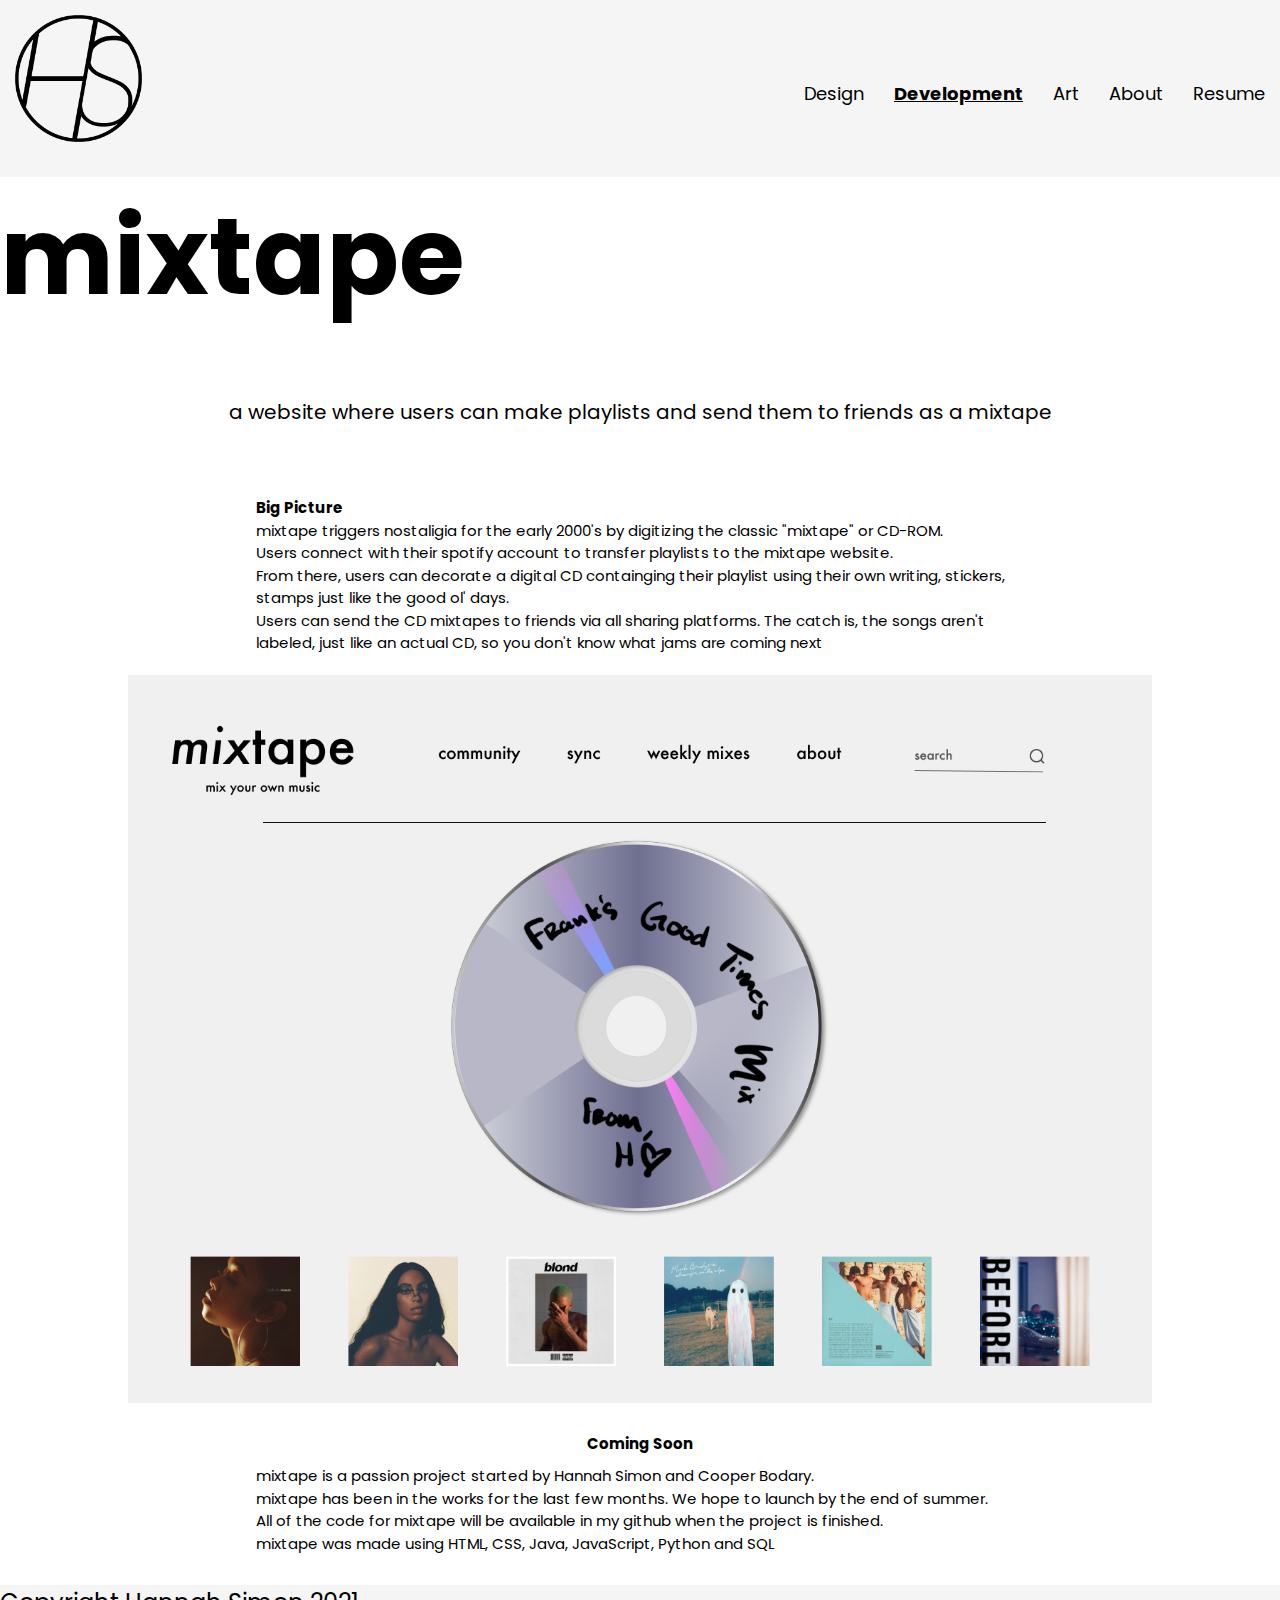
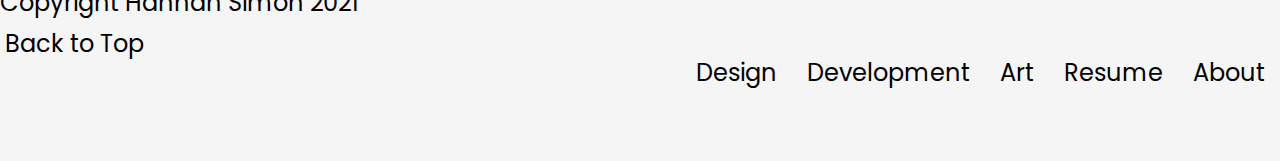
<file: development.html>
<!DOCTYPE html>
<html lang="en">
  <head>
    <meta charset="utf-8">
    <meta name="viewport" content="width=device-width, initial-scale=1.0">
    <link rel="stylesheet" href="css/html5resetport.css">
    <link rel="stylesheet" href="css/style.css">
    <link rel="shortcut icon" type="image/ico" href="images/faviconhs.png" />
    <link rel="shortcut icon" type="image/ico" href="images/hslogo1.png" />
    <link rel="image" type="image/ico" href="images/mixtape.jpg" />
    <link rel="preconnect" href="https://fonts.gstatic.com">
    <link href="https://fonts.googleapis.com/css2?family=Poppins:wght@200;300&display=swap" rel="stylesheet"> 
    <title>Development</title>
    <!-- Global site tag (gtag.js) - Google Analytics -->
<script async src="https://www.googletagmanager.com/gtag/js?id=G-DZD3K3QYRE"></script>
<script>
  window.dataLayer = window.dataLayer || [];
  function gtag(){dataLayer.push(arguments);}
  gtag('js', new Date());

  gtag('config', 'G-DZD3K3QYRE');
</script>
  </head>

  <body>
      <div id="skip"> <a class="skip" href="#main">skip to main content</a> </div>

      <div id='header_nav'>
        <nav>
          <ul>
            <li><a href="index.html"><img src="images/hslogo1.png" class="logo"alt="logo"></a></li>
            <li><a class="nav_link_items" href="resume.html">Resume</a></li>
            <li><a class="nav_link_items" href="about.html">About</a></li>
            <li><a class="nav_link_items" href="art.html">Art</a></li>
            <li><a class="nav_link_items" href="development.html"><span>Development</span></a></li>
            <li><a class="nav_link_items" href="design.html">Design</a></li>
          </ul>
        </nav>
      </div>

      <main id="main">
      <header>
        <h1>mixtape</h1>
      </header>
    
      <div class="info">
        <p>a website where users can make playlists and send them to friends as a mixtape</p>
      </div>

      <div class="mixtape_bigpicture">
        <h2>Big Picture</h2>
        <p>mixtape triggers nostaligia for the early 2000's by digitizing the classic "mixtape" or CD-ROM.</p>
        <ul>
          <li><p>Users connect with their spotify account to transfer playlists to the mixtape website. </p></li>
          <li><p>From there, users can decorate a digital CD containging their playlist using their own writing, stickers, stamps just like the good ol' days.</p></li>
          <li><p>Users can send the CD mixtapes to friends via all sharing platforms. The catch is, the songs aren't labeled, just like an actual CD, so you don't know what jams are coming next</p></li>
        </ul>
      </div>

      <img class="mixtape" src="images/mixtape.png" alt="mixtape"/>

      <div class="mixtape_finalwords">
        <h3>Coming Soon</h3>
        <p>mixtape is a passion project started by Hannah Simon and Cooper Bodary. <p>
        <p>mixtape has been in the works for the last few months. We hope to launch by the end of summer.</p>
        <p>All of the code for mixtape will be available in my github when the project is finished.</p> 
        <p>mixtape was made using HTML, CSS, Java, JavaScript, Python and SQL</p>
      </div>

    </main>
    <footer>
      <div id='footer_nav'>
        <nav id='myfooternav'>
          <ul>
            <li><a class="nav_link_items" href="about.html">About</a></li>
            <li><a class="nav_link_items" href="resume.html">Resume</a></li>
            <li><a class="nav_link_items" href="art.html">Art</a></li>
            <li><a class="nav_link_items" href="development.html">Development</a></li>
            <li><a class="nav_link_items" href="design.html">Design</a></li>
            <li><p class="end"> Copyright Hannah Simon 2021</p></li>
            <li><a href="#top" class="up">Back to Top</a></li>
          </ul>
        </nav>
      </div>
      
    </footer>

    </body>
    </html>
</file>
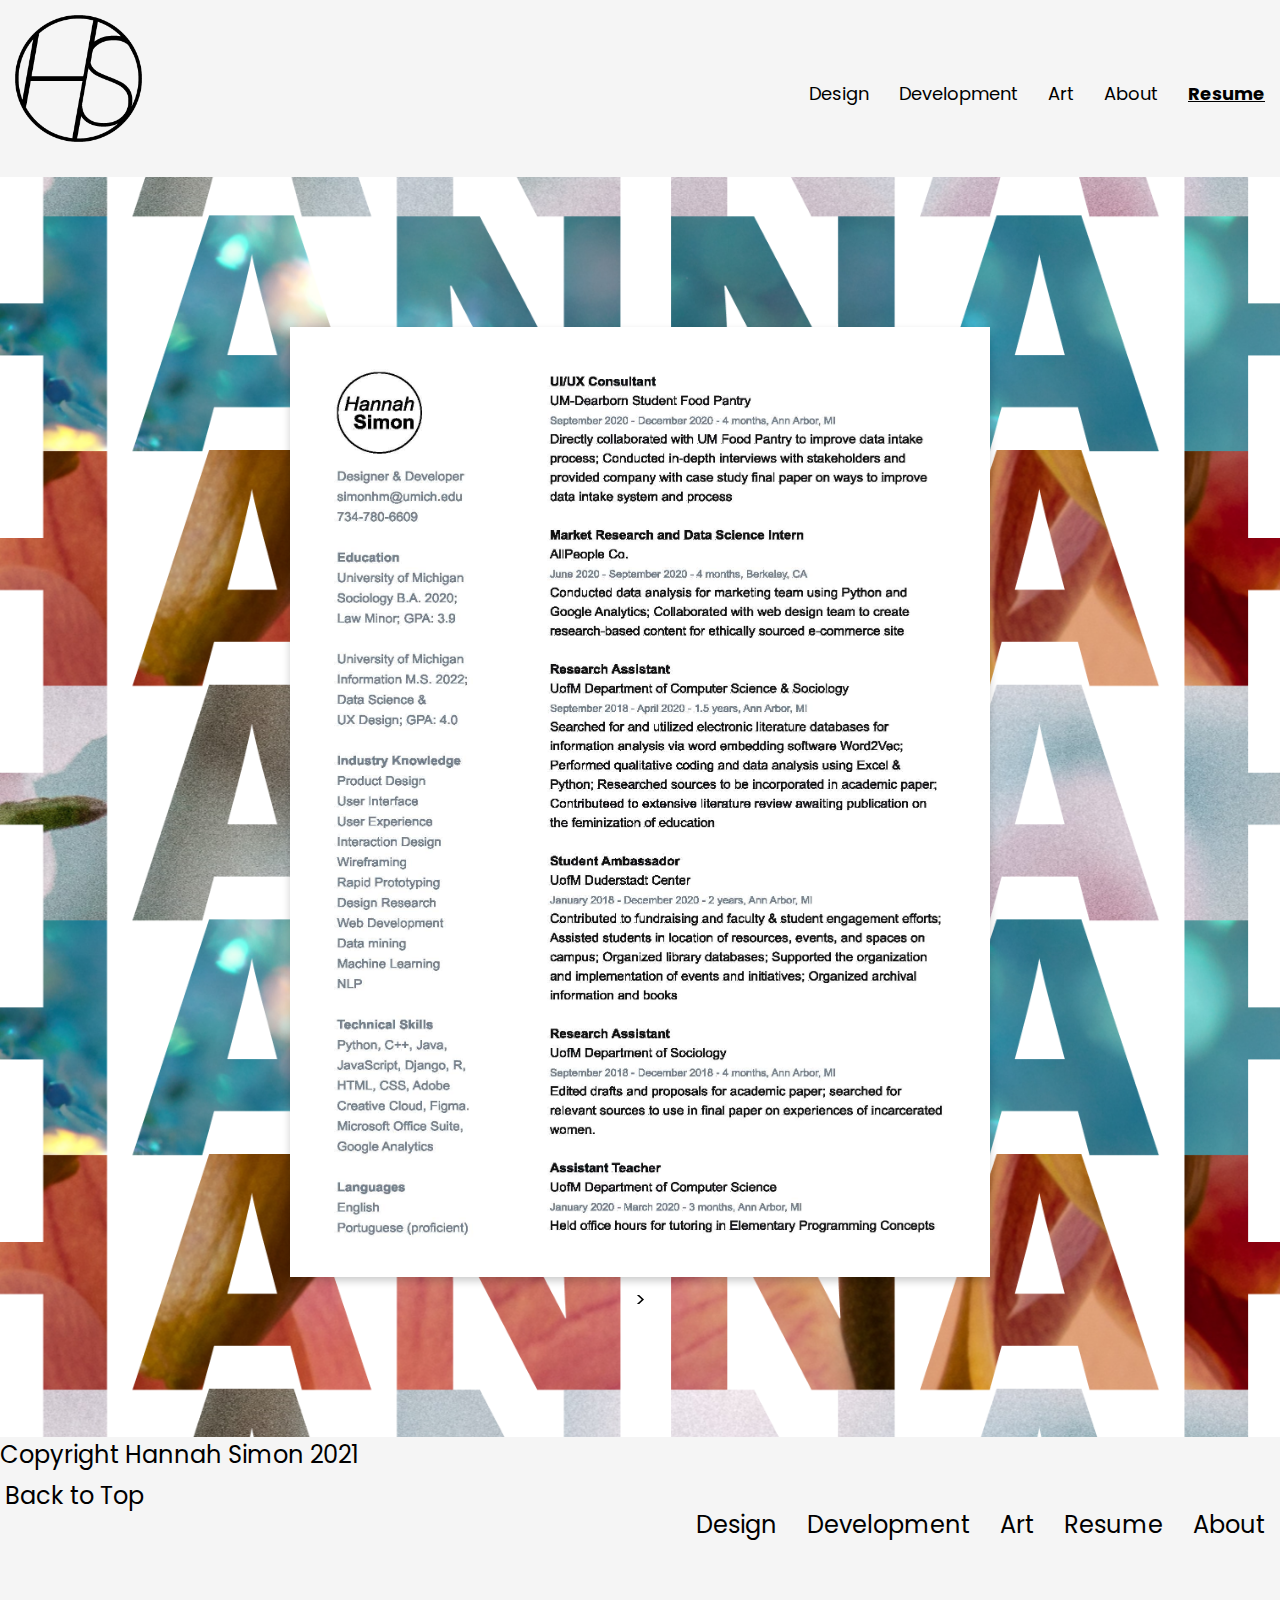
<file: resume.html>
<!DOCTYPE html>
<html lang="en">
  <head>
    <meta charset="utf-8">
    <meta name="viewport" content="width=device-width, initial-scale=1.0">
    <link rel="stylesheet" href="css/html5resetport.css">
    <link rel="stylesheet" href="css/style.css">
    <link rel="shortcut icon" type="image/ico" href="images/faviconhs.png" />
    <link rel="shortcut icon" type="image/ico" href="images/hslogo1.png" />
    <link rel="image" type="image/ico" href="images/portfolio1.png" />
    <link rel="image" type="image/ico" href="images/portfolio2.png" />
    <link rel="image" type="image/ico" href="images/portfolio3.png" />
    <link rel="image" type="image/ico" href="images/portfolio4.png" />
    <link rel="image" type="image/ico" href="images/hannahcvfinal.jpg" />
    <link rel="image" type="image/ico" href="images/hannahfont.png" />
    <link rel="image" type="image/ico" href="images/mesketch1.png" />
    <link rel="image" type="image/ico" href="images/mesketch2.png" />
    <link rel="image" type="image/ico" href="images/mesketch3.png" />
    <link rel="preconnect" type="image/ico" href="https://fonts.gstatic.com">
    <link href="https://fonts.googleapis.com/css2?family=Poppins:wght@200;300&display=swap" rel="stylesheet"> 
    <title>Resume</title>
    <!-- Global site tag (gtag.js) - Google Analytics -->
<script async src="https://www.googletagmanager.com/gtag/js?id=G-DZD3K3QYRE"></script>
<script>
  window.dataLayer = window.dataLayer || [];
  function gtag(){dataLayer.push(arguments);}
  gtag('js', new Date());

  gtag('config', 'G-DZD3K3QYRE');
</script>
  </head>

  <body>
      <div id="skip"> <a class="skip" href="#main">skip to main content</a> </div>

      <div id='header_nav'>
        <nav>
          <ul>
            <li><a href="index.html"><img src="images/hslogo1.png" class="logo"alt="logo"></a></li>
            <li><a class="nav_link_items" href="resume.html"><span>Resume</span></a></li>
            <li><a class="nav_link_items" href="about.html">About</a></li>
            <li><a class="nav_link_items" href="art.html">Art</a></li>
            <li><a class="nav_link_items" href="development.html">Development</a></li>
            <li><a class="nav_link_items" href="design.html">Design</a></li>
          </ul>
        </nav>
      </div>

      <main id="main">
     

      <div class="parallax">
      <br>
      <br>
      <br>
      <br>
      <br>
<div tabindex="0" class="flip-card">
  <div class="flip-card-inner">
    <div class="flip-card-front">
      <img class="resume" src="images/hannahcvfinal.jpg" alt="resume" style="width:100%;height:100%;">>
    </div>
    <div class="flip-card-back">
      <br>
      <br>
      <br>
      <h1>Hannah Simon's Resume</h1> 
      <p>Design & Development</p>
      <br>
      <p><a href="./hannahfinalresume.pdf" target="blank">Click here for a pdf version of my resume</a></p>
      <br>
      <p>& visit my "about" section to learn more about me!</p>
    </div>
  </div>
</div>

<br>
      <br>
      <br>
      <br>
      <br>

</div>

      </main>
      <footer>
        <div id='footer_nav'>
          <nav id='myfooternav'>
            <ul>
              <li><a class="nav_link_items" href="about.html">About</a></li>
              <li><a class="nav_link_items" href="resume.html">Resume</a></li>
              <li><a class="nav_link_items" href="art.html">Art</a></li>
              <li><a class="nav_link_items" href="development.html">Development</a></li>
              <li><a class="nav_link_items" href="design.html">Design</a></li>
              <li><p class="end"> Copyright Hannah Simon 2021</p></li>
              <li><a href="#top" class="up">Back to Top</a></li>
            </ul>
          </nav>
        </div>
        
      </footer>
     </body>
     </html>
</file>
<file: css/style.css>
#skip a {
  position: absolute;
  left: -1000px;
  border: 1px solid orange;
}

#skip a:focus {
  position: static;
  left: 10px;
}

body {
  background: #ffffff;
  font-family: 'Poppins', sans-serif;
  font-size: 15pt;
  line-height: 1.5;
}

header {
  font-size: 20pt;
  animation-duration:4s;
  animation-name: slidein;
  animation-iteration-count: 1;
}

footer{
  position: relative;
  bottom: 0;
  width: 100%;
}

.footer_not_working{
  position: fixed;
  bottom: 0;
  width: 100%;
}




.bottom_nav_link_items{
  margin-bottom: 10px;
}

.footer_links{
  margin-top: 10px;
}

@keyframes slidein {
  0% {
    margin-left: 100%;
  }
}


nav li a{
  display: block;
  color: black;
  padding: 5px;
  text-decoration: none;
}

#navbar{
  overflow: hidden;
  display: block;
}

  nav ul{
    display: block;
    overflow: hidden;
    background-color: #F5F5F5;
    list-style-type: none;
    margin: 0;
    padding: 0;
  }

  .nav_link_items{
    display:Inline-block;
    padding: 50px 10px 50px 10px;
    font-size: 8px;
    float: right;
  }

  .nav_link_items span{
    font-weight: bold;
    text-decoration: underline;
  }

  .nav_link_items:hover {
    color: blue;
  }
  
  .nav_link_items:active {
    color: red;
  } 

  .logo{
    float: left;
    padding: 10px;
    max-width: 10%;
  }

  .info{
    text-align: center;
    font-size: 10px;
    padding: 30px;
  }

  .portfolio_container {
    display: none;
    visibility: hidden;
  }
  
  .portfolio {
    width: 100%;
  }

  .portfoliomobile{
    max-width: 30%;
    display: block;
    margin-left: auto;
    margin-right: auto;
    padding-bottom: 10px;
    visibility: visible;
  }

  .quotes_grid {
    display: grid;
    margin:10px;
    grid-gap: 10px;
    text-align: center;
    grid-template-columns: auto auto auto auto auto;
    padding: 10px;
    position: relative;
    font-weight: 1000;
  }

  .quotes_grid span {
    font-style: italic;
  }

  .grid-item1 {
    padding: 5px;
    font-size: 10px;
    text-align: center;
    grid-column-start: 1;
    grid-column-end: 6;
    color: blue;
  }

  .grid-item2 {
    padding: 5px;
    font-size: 10px;
    text-align: center;
    grid-column-start: 1;
    grid-column-end: 6;
    color: green;
  }

  .grid-item3 {
    padding: 5px;
    font-size: 10px;
    text-align: center;
    grid-column-start: 1;
    grid-column-end: 6;
    color: red;
  }

  .grid-item4 {
    padding: 5px;
    font-size: 10px;
    text-align: center;
    grid-column-start: 1;
    grid-column-end: 6;
    color: #ff1493;
  }

  .grid-item5 {
    padding: 5px;
    font-size: 10px;
    text-align: center;
    grid-column-start: 1;
    grid-column-end: 6;
    color: purple;
  }



  footer .nav_link_items{
    font-size: 8pt;
  }
  
  .up{
    font-size:8pt;
  }

  .end{
    font-size: 8pt;
  }

  .avpersonalpage{
    max-width:60%;
    display: block;
    margin-left: auto;
    margin-right: auto;
    padding: 10px;
  }
  
  .avuserquizzes {
    display: flex;
    justify-content: center;
    align-items: flex-start;
  }
  
  .avuserquiz {
    padding: 3px;
    max-width:10%
  }

  .activote{
    font-size: 8px;
    padding: 10px;
  }

  .avlogo{
    max-width: 100px;
    display: block;
    margin-left: auto;
    margin-right: auto;
  }

  .activote span{
    font-weight: bold;
  }

  .avfrontimage{
    max-width:80%;
    display: block;
    margin-left: auto;
    margin-right: auto;
    padding-top: 10px;
  }

  .activote_proto{
    font-size: 8px;
    padding: 10px;
  }

  .photo{
    max-width: 100%;
    margin-left: auto;
    margin-right: auto;
    display: inline-block;
  }

  .photogalimages{
    text-align: center;
    -webkit-filter: grayscale(100%); /* Safari 6.0 - 9.0 */
  filter: grayscale(100%);
  }

  .port_pics{
    max-width:100%;
    display: block;
    margin-left: auto;
    margin-right: auto;
  }

  .me{
    max-width: 30%;
    display: block;
    margin-left: auto;
    margin-right: auto;
    padding-bottom: 10px;
  }

  .mixtape{
    max-width: 80%;
    display: block;
    margin-left: auto;
    margin-right: auto;
    padding: 10px;
  }

  .mixtape_bigpicture{
    font-size: 8px;
    padding: 10px;
  }

  .mixtape_bigpicture > ul{
  list-style-type: none;
  }

  .mixtape_bigpicture span{
    font-weight: bold;
  }

  .mixtape_finalwords{
    font-size: 8px;
    padding: 10px;
  }
  .mixtape_finalwords > h3{
    font-size: 8px;
    padding: 10px;
    text-align: center;
  }

  .me_para1{
    font-size: 8px;
    padding: 10px;
    padding-bottom: 10px;
  }

  .me_para2{
    font-size: 8px;
    padding: 10px;
  }

  #contactForm {
    margin: 0 auto;
    padding: 30px;
}

#contactForm input, textarea {
    letter-spacing: 2px;
    font: 200 1em/1.1em 'Poppins', sans-serif;
    
    color: #000;
    background-color: #F5F5F5;
    font-size: 10px;
  
    outline: none; border: none;
 
    display:block;
    margin: 0 auto;
    padding: 1em;
    width: 90%;
    max-width: 400px;
}

#contactForm textarea {
height: 150px;
}

#contactForm *:focus {
 background-color: #C2D5de);
}

#contactForm *:hover {
 background-color: #C2D5de;
}

::-webkit-input-placeholder {
  color: #000000;
}

:-moz-placeholder { /* Firefox 18- */
  color: #000000; 
}

::-moz-placeholder {  /* Firefox 19+ */
color: #000000; 
}

:-ms-input-placeholder {  
   color: #000000;
}

#contactForm .submitbuttons{
  display:block;
    margin: 0 auto;
    padding: 1em;
    width: 90%;
    max-width: 400px;
}

input[type=submit]{
  padding: 12px 20px;
  border: none;
  cursor: pointer;
}

input[type=reset]{
  padding: 12px 20px;
  border: none;
}

.flip-card {
  background-color: transparent;
  width: 300px;
  height: 450px;
  perspective: 100px;
  display: block;
    margin-left: auto;
    margin-right: auto;
    padding-bottom: 10px;
}

.flip-card-inner {
  position: relative;
  width: 100%;
  height: 100%;
  text-align: center;
  transition: transform 0.6s;
  transform-style: preserve-3d;
  box-shadow: 0 4px 8px 0 rgba(0,0,0,0.2);
}

.flip-card:hover .flip-card-inner,
.flip-card:focus-within .flip-card-inner,
.flip-card:active .flip-card-inner,
.flip-card:focus .flip-card-inner {
  transform: rotateY(180deg);
}

.flip-card:hover .flip-card-inner {
  transform: rotateY(180deg);
}

.flip-card-front, .flip-card-back {
  position: absolute;
  width: 100%;
  height: 100%;
  -webkit-backface-visibility: hidden;
  backface-visibility: hidden;
}

.flip-card-front {
  background-color: #bbb;
  color: black;
}

.flip-card-back {
  background-color: #FCE9dd;
  color: black;
  transform: rotateY(180deg);
}

.messyme{
  max-width: 60%;
  display: block;
  margin-left: auto;
  margin-right: auto;
  padding-bottom: 0px;
  visibility: visible;
}

.flowergrid{
  display: none;
  visibility: hidden;
}

.parallax{
  background-image: url("../images/hannahfont.png");
  height: 100%;
  background-attachment:fixed;
  background-position: center;
  background-repeat: no-repeat;
  background-size: cover;
}



  @media screen and (min-width: 500px){

    header {
      display: flex;
      flex-direction:row;
      align-items: left;
      justify-content: space-between;
      font-size: 60pt;
    }

    .info{
      font-size: 15px;
      padding: 60px;
    }

    .nav_link_items{
      float: right;
      display:Inline-block;
      padding: 50px 15px 50px 15px;
      font-size: 14px;
    }
  
    nav li a{
      display: block;
      color: black;
      padding: 5px;
      text-decoration: none;
    }
  
    #navbar{
      overflow: hidden;
      display: block;
    }
  
    footer .nav_link_items{
      font-size: 12pt;
    }
    
    .up{
      font-size:12pt;
    }
  
    .end{
      font-size: 12pt;
    }


    .portfolio_container {
      display: flex;
      justify-content: center;
      align-items: center;
      padding-bottom: 30px;
      visibility: visible;
    }

    .portfoliomobile{
      display: none;
      visibility: hidden;
    }

  .quotes_grid {
    display: grid;
    margin:40px;
    grid-gap: 40px;
    text-align: center;
    grid-template-columns: auto auto auto auto auto;
    padding: 40px;
    position: relative;
    font-weight: 1000;
  }

  .grid-item1 {
    padding: 20px;
    font-size: 20px;
    text-align: center;
    grid-column-start: 1;
    grid-column-end: 3;
  }

  .grid-item2 {
    padding: 20px;
    font-size: 20px;
    text-align: center;
    grid-column-start: 3;
    grid-column-end: 5;
  }

  .grid-item3 {
    padding: 20px;
    font-size: 20px;
    text-align: center;
    grid-column-start: 2;
    grid-column-end: 4;
  }

  .grid-item4 {
    padding: 20px;
    font-size: 20px;
    text-align: center;
    grid-column-start: 1;
    grid-column-end: 3;
  }

  .grid-item5 {
    padding: 20px;
    font-size: 20px;
    text-align: center;
    grid-column-start: 3;
    grid-column-end: 5;
  }


.flip-card {
  background-color: transparent;
  width: 700px;
  height: 950px;
  perspective: 100px;
  display: block;
    margin-left: auto;
    margin-right: auto;
    padding-bottom: 10px;
}

.photo{
  max-width: 30%;
  margin-left: auto;
  margin-right: auto;
  display: inline-block;
}

.flowergrid {
  display: grid;
  text-align: center;
  grid-template-columns: auto auto auto auto auto;
  position: relative;
  justify-content: center;
  visibility: visible;
}

.gridflower1 {
  padding: 60px;
  text-align: center;
  grid-column-start: 1;
  grid-column-end: 2;
  grid-row-start: 1;
  grid-row-end: 1;
}

.gridflower2 {
  padding: 60px;
  text-align: center;
  grid-column-start: 2;
  grid-column-end: 3;
  grid-row-start: 2;
  grid-row-end: 2;
}

.gridflower3 {
  padding: 60px;
  text-align: center;
  grid-column-start: 3;
  grid-column-end: 4;
  grid-row-start: 1;
  grid-row-end: 1;
}

.gridflower4 {
  padding: 60px;
  text-align: center;
  grid-column-start: 1;
  grid-column-end: 2;
  grid-row-start: 2;
  grid-row-end: 2;
}

.gridflower5 {
  padding: 60px;
  text-align: center;
  grid-column-start: 3;
  grid-column-end: 4;
  grid-row-start: 2;
  grid-row-end: 2;
}

.gridflower6 {
  padding: 60px;
  text-align: center;
  grid-column-start: 2;
  grid-column-end: 3;
  grid-row-start: 1;
  grid-row-end: 1;
}

.messyme{
  display: none;
  visibility: hidden;
}

.avpersonalpage{
  max-width:60%;
  display: block;
  margin-left: auto;
  margin-right: auto;
  padding: 10px;
}

.avuserquizzes {
  display: flex;
  justify-content: center;
  align-items: flex-start;
  padding-bottom: 60px;
}

.avuserquiz {
  padding: 3px;
  max-width:20%
}

.activote{
  font-size: 15px;
  padding-bottom: 30px;
  padding-left: 20%;
  padding-right: 20%;
}

.avlogo{
  max-width: 1000px;
  display: block;
  margin-left: auto;
  margin-right: auto;
  padding-bottom: 30px;
}

.activote span{
  font-weight: bold;
}

.avfrontimage{
  max-width:80%;
  display: block;
  margin-left: auto;
  margin-right: auto;
  padding-top: 10px;
}

.activote_proto{
  font-size: 15px;
  padding-bottom: 60px;
  padding-left: 20%;
  padding-right: 20%;
}

.port_pics{
  max-width:100%;
  display: block;
  margin-left: auto;
  margin-right: auto;
  padding-bottom: 30px;
}

.mixtape_bigpicture{
  font-size: 15px;
  padding-left: 20%;
  padding-right: 20%;
}

.mixtape_bigpicture > ul{
list-style-type: none;
}

.mixtape_bigpicture span{
  font-weight: bold;
}

.mixtape_finalwords{
  font-size: 15px;
  padding-left: 20%;
  padding-right: 20%;
  padding-bottom: 30px;
}
.mixtape_finalwords > h3{
  font-size: 15px;
  padding: 10px;
  text-align: center;
}

.me_para1{
  font-size: 15px;
  padding-left: 20%;
  padding-right: 20%;
  padding-bottom: 10px;
}

.me_para2{
  font-size: 15px;
  padding-left: 20%;
  padding-right: 20%;
}



  }
  
  @media screen and (min-width: 800px){

    .nav_link_items{
      float: right;
      display:Inline-block;
      padding: 70px 15px 70px 15px;
      font-size: 18px;
    }
  
    nav li a{
      display: block;
      color: black;
      padding: 5px;
      text-decoration: none;
    }
  
    #navbar{
      overflow: hidden;
      display: block;
    }

    header {
      display: flex;
      flex-direction:row;
      align-items: left;
      justify-content: space-between;
      font-size: 80pt;
    }

    .info{
      font-size: 20px;
      padding: 60px;
    }
  
    footer .nav_link_items{
      font-size: 18pt;
    }
    
    .up{
      font-size:18pt;
    }
  
    .end{
      font-size: 18pt;
    }

}


@media screen and (prefers-reduced-motion: reduce){
  header{
    animation: none;
  }


.flip-card .flip-card-inner {
  transform: rotateY(180deg);
}

.parallax {
  background-attachment: scroll;
}

}
</file>
<file: css/html5resetport.css>
/* 
html5doctor.com Reset Stylesheet
v1.6.1
Last Updated: 2010-09-17
Author: Richard Clark - http://richclarkdesign.com 
Twitter: @rich_clark
*/

html, body, div, span, object, iframe,
h1, h2, h3, h4, h5, h6, p, blockquote, pre,
abbr, address, cite, code,
del, dfn, em, img, ins, kbd, q, samp,
small, strong, sub, sup, var,
b, i,
dl, dt, dd, ol, ul, li,
fieldset, form, label, legend,
table, caption, tbody, tfoot, thead, tr, th, td,
article, aside, canvas, details, figcaption, figure, 
footer, header, hgroup, menu, nav, section, summary,
time, mark, audio, video {
    margin:0;
    padding:0;
    border:0;
    outline:0;
    font-size:100%;
    vertical-align:baseline;
    background:transparent;
}

body {
    line-height:1;
}

article,aside,details,figcaption,figure,
footer,header,hgroup,menu,nav,section { 
	display:block;
}

nav ul {
    list-style:none;
}

blockquote, q {
    quotes:none;
}

blockquote:before, blockquote:after,
q:before, q:after {
    content:'';
    content:none;
}

a {
    margin:0;
    padding:0;
    font-size:100%;
    vertical-align:baseline;
    background:transparent;
}

/* change colours to suit your needs */
ins {
    background-color:#ff9;
    color:#000;
    text-decoration:none;
}

/* change colours to suit your needs */
mark {
    background-color:#ff9;
    color:#000; 
    font-style:italic;
    font-weight:bold;
}

del {
    text-decoration: line-through;
}

abbr[title], dfn[title] {
    border-bottom:1px dotted;
    cursor:help;
}

table {
    border-collapse:collapse;
    border-spacing:0;
}

/* change border colour to suit your needs */
hr {
    display:block;
    height:1px;
    border:0;   
    border-top:1px solid #cccccc;
    margin:1em 0;
    padding:0;
}

input, select {
    vertical-align:middle;
}
</file>
